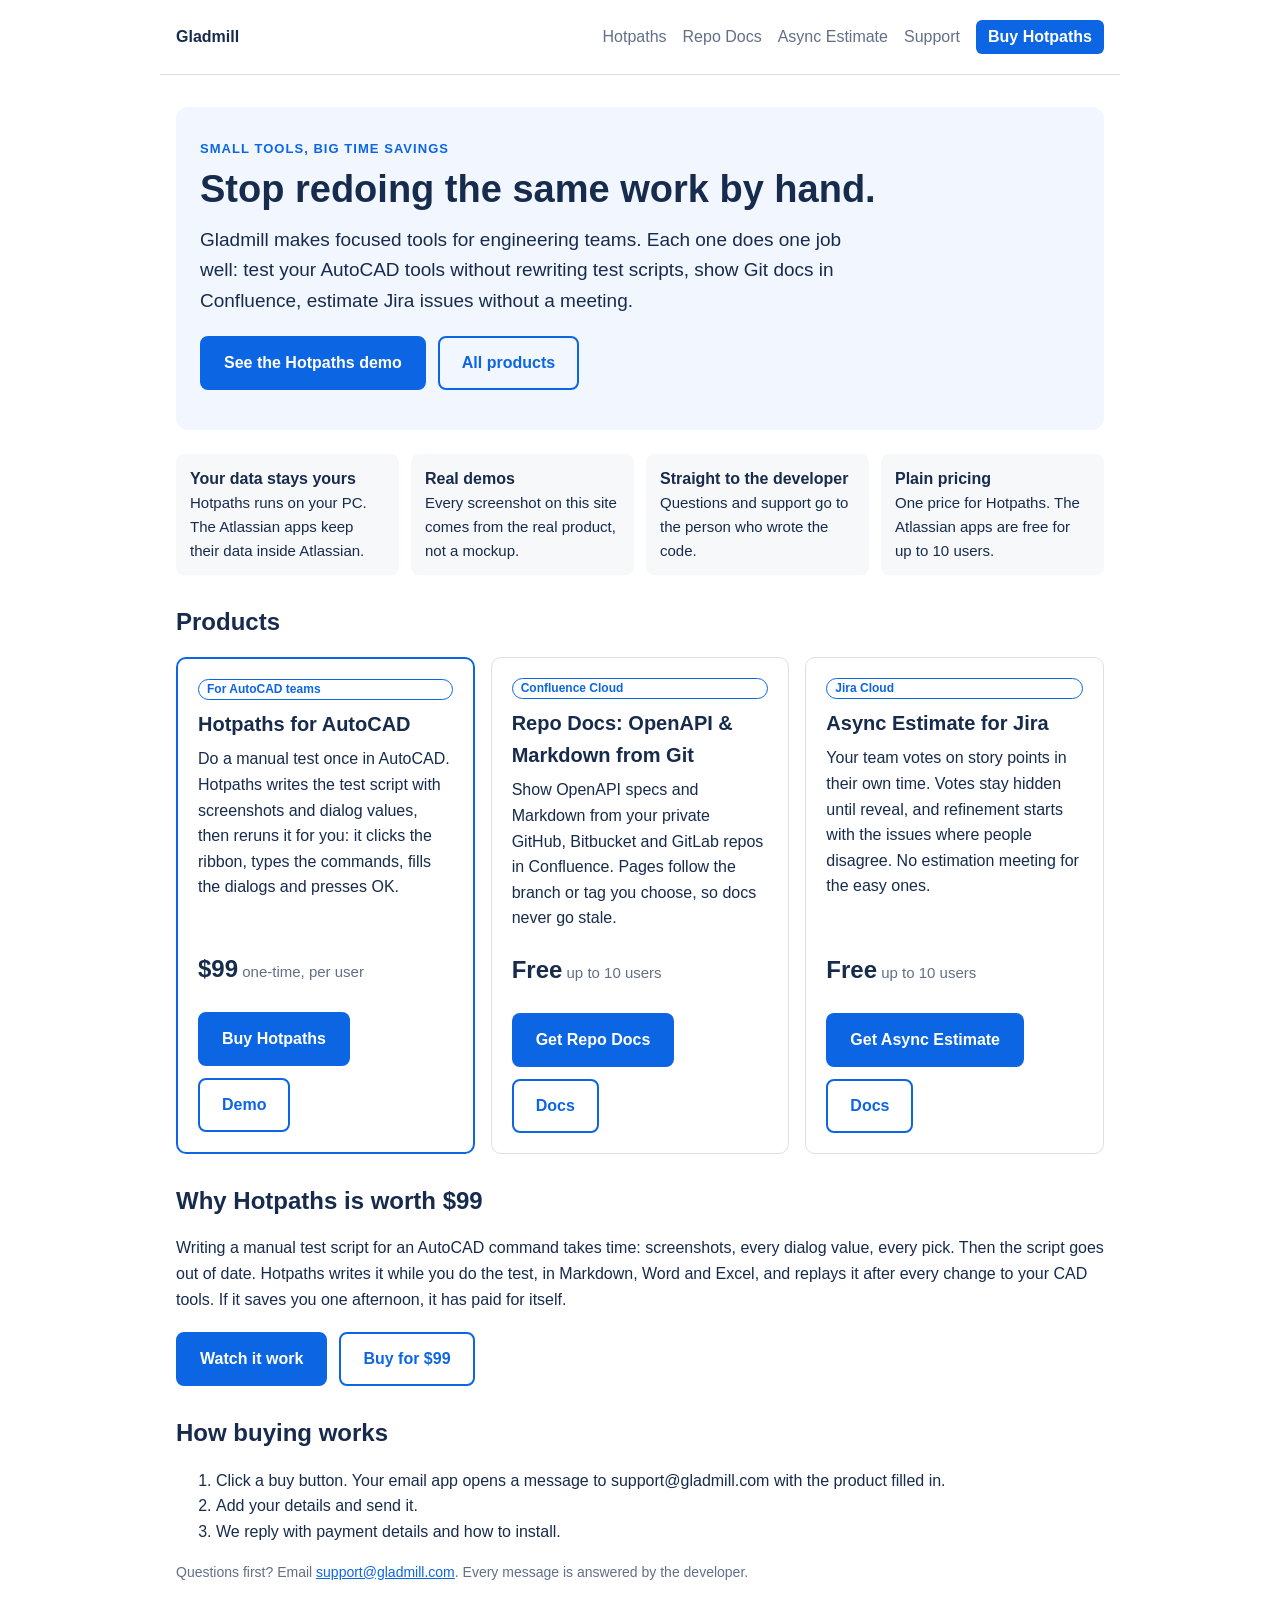
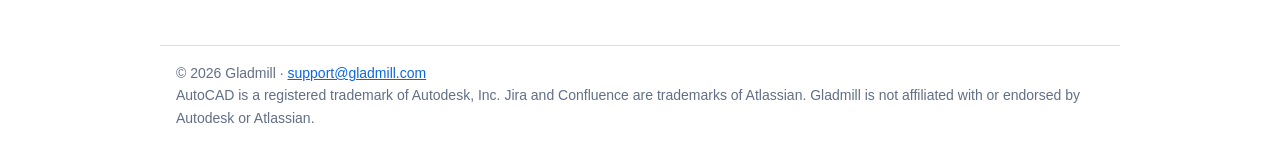
<file: index.html>
<!doctype html>
<html lang="en"><head><meta charset="utf-8"><meta name="viewport" content="width=device-width, initial-scale=1"><title>Gladmill: tools that take the busywork out of engineering</title>
<meta name="description" content="Hotpaths records a manual AutoCAD test once and turns it into a test script and a one-click rerun. Plus focused apps for Jira and Confluence Cloud.">
<link rel="stylesheet" href="style.css"></head><body>
<header><a href="index.html">Gladmill</a><nav><a href="hotpaths/index.html">Hotpaths</a><a href="repo-docs/index.html">Repo Docs</a><a href="async-estimate/index.html">Async Estimate</a><a href="support.html">Support</a><a class="nav-buy" href="hotpaths/index.html#buy">Buy Hotpaths</a></nav></header>
<main>

<section class="hero">
<p class="eyebrow">Small tools, big time savings</p>
<h1>Stop redoing the same work by hand.</h1>
<p class="lead">Gladmill makes focused tools for engineering teams. Each one does one job well: test your AutoCAD tools without rewriting test scripts, show Git docs in Confluence, estimate Jira issues without a meeting.</p>
<div class="btns"><a class="btn" href="hotpaths/index.html">See the Hotpaths demo</a><a class="btn ghost" href="#products">All products</a></div>
</section>

<ul class="facts">
<li><strong>Your data stays yours</strong>Hotpaths runs on your PC. The Atlassian apps keep their data inside Atlassian.</li>
<li><strong>Real demos</strong>Every screenshot on this site comes from the real product, not a mockup.</li>
<li><strong>Straight to the developer</strong>Questions and support go to the person who wrote the code.</li>
<li><strong>Plain pricing</strong>One price for Hotpaths. The Atlassian apps are free for up to 10 users.</li>
</ul>

<h2 id="products">Products</h2>
<div class="grid">

<div class="product featured">
<span class="tag">For AutoCAD teams</span>
<h3>Hotpaths for AutoCAD</h3>
<p>Do a manual test once in AutoCAD. Hotpaths writes the test script with screenshots and dialog values, then reruns it for you: it clicks the ribbon, types the commands, fills the dialogs and presses OK.</p>
<p class="price"><strong>$99</strong> one-time, per user</p>
<div class="btns"><a class="btn" href="mailto:support@gladmill.com?subject=Buy%3A%20Hotpaths%20for%20AutoCAD&amp;body=Hi%20Gladmill%2C%0A%0AI%27d%20like%20to%20buy%20Hotpaths%20for%20AutoCAD%20%28%2499%20one-time%2C%20per%20user%29.%0A%0AName%3A%0ACompany%3A%0ANumber%20of%20users%3A%0AAutoCAD%20product%20and%20version%3A%0A%0AQuestions%3A%0A">Buy Hotpaths</a><a class="btn ghost" href="hotpaths/index.html">Demo</a></div>
</div>

<div class="product">
<span class="tag">Confluence Cloud</span>
<h3>Repo Docs: OpenAPI &amp; Markdown from Git</h3>
<p>Show OpenAPI specs and Markdown from your private GitHub, Bitbucket and GitLab repos in Confluence. Pages follow the branch or tag you choose, so docs never go stale.</p>
<p class="price"><strong>Free</strong> up to 10 users</p>
<div class="btns"><a class="btn" href="mailto:support@gladmill.com?subject=Buy%3A%20Repo%20Docs%3A%20OpenAPI%20%26%20Markdown%20from%20Git%20%28Confluence%20Cloud%29&amp;body=Hi%20Gladmill%2C%0A%0AI%27d%20like%20to%20buy%20Repo%20Docs%3A%20OpenAPI%20%26%20Markdown%20from%20Git%20%28Confluence%20Cloud%29%20%28free%20up%20to%2010%20users%29.%0A%0AName%3A%0ACompany%3A%0ANumber%20of%20users%3A%0AAtlassian%20site%20%28yoursite.atlassian.net%29%3A%0A%0AQuestions%3A%0A">Get Repo Docs</a><a class="btn ghost" href="repo-docs/index.html">Docs</a></div>
</div>

<div class="product">
<span class="tag">Jira Cloud</span>
<h3>Async Estimate for Jira</h3>
<p>Your team votes on story points in their own time. Votes stay hidden until reveal, and refinement starts with the issues where people disagree. No estimation meeting for the easy ones.</p>
<p class="price"><strong>Free</strong> up to 10 users</p>
<div class="btns"><a class="btn" href="mailto:support@gladmill.com?subject=Buy%3A%20Async%20Estimate%20for%20Jira%20%28Jira%20Cloud%29&amp;body=Hi%20Gladmill%2C%0A%0AI%27d%20like%20to%20buy%20Async%20Estimate%20for%20Jira%20%28Jira%20Cloud%29%20%28free%20up%20to%2010%20users%29.%0A%0AName%3A%0ACompany%3A%0ANumber%20of%20users%3A%0AAtlassian%20site%20%28yoursite.atlassian.net%29%3A%0A%0AQuestions%3A%0A">Get Async Estimate</a><a class="btn ghost" href="async-estimate/index.html">Docs</a></div>
</div>

</div>

<h2>Why Hotpaths is worth $99</h2>
<p>Writing a manual test script for an AutoCAD command takes time: screenshots, every dialog value, every pick. Then the script goes out of date. Hotpaths writes it while you do the test, in Markdown, Word and Excel, and replays it after every change to your CAD tools. If it saves you one afternoon, it has paid for itself.</p>
<div class="btns"><a class="btn" href="hotpaths/index.html">Watch it work</a><a class="btn ghost" href="mailto:support@gladmill.com?subject=Buy%3A%20Hotpaths%20for%20AutoCAD&amp;body=Hi%20Gladmill%2C%0A%0AI%27d%20like%20to%20buy%20Hotpaths%20for%20AutoCAD%20%28%2499%20one-time%2C%20per%20user%29.%0A%0AName%3A%0ACompany%3A%0ANumber%20of%20users%3A%0AAutoCAD%20product%20and%20version%3A%0A%0AQuestions%3A%0A">Buy for $99</a></div>

<h2>How buying works</h2>
<ol>
<li>Click a buy button. Your email app opens a message to support@gladmill.com with the product filled in.</li>
<li>Add your details and send it.</li>
<li>We reply with payment details and how to install.</li>
</ol>
<p class="muted small">Questions first? Email <a href="mailto:support@gladmill.com">support@gladmill.com</a>. Every message is answered by the developer.</p>

</main>
<footer>© 2026 Gladmill · <a href="mailto:support@gladmill.com">support@gladmill.com</a><br>AutoCAD is a registered trademark of Autodesk, Inc. Jira and Confluence are trademarks of Atlassian. Gladmill is not affiliated with or endorsed by Autodesk or Atlassian.</footer>
</body></html>
</file>
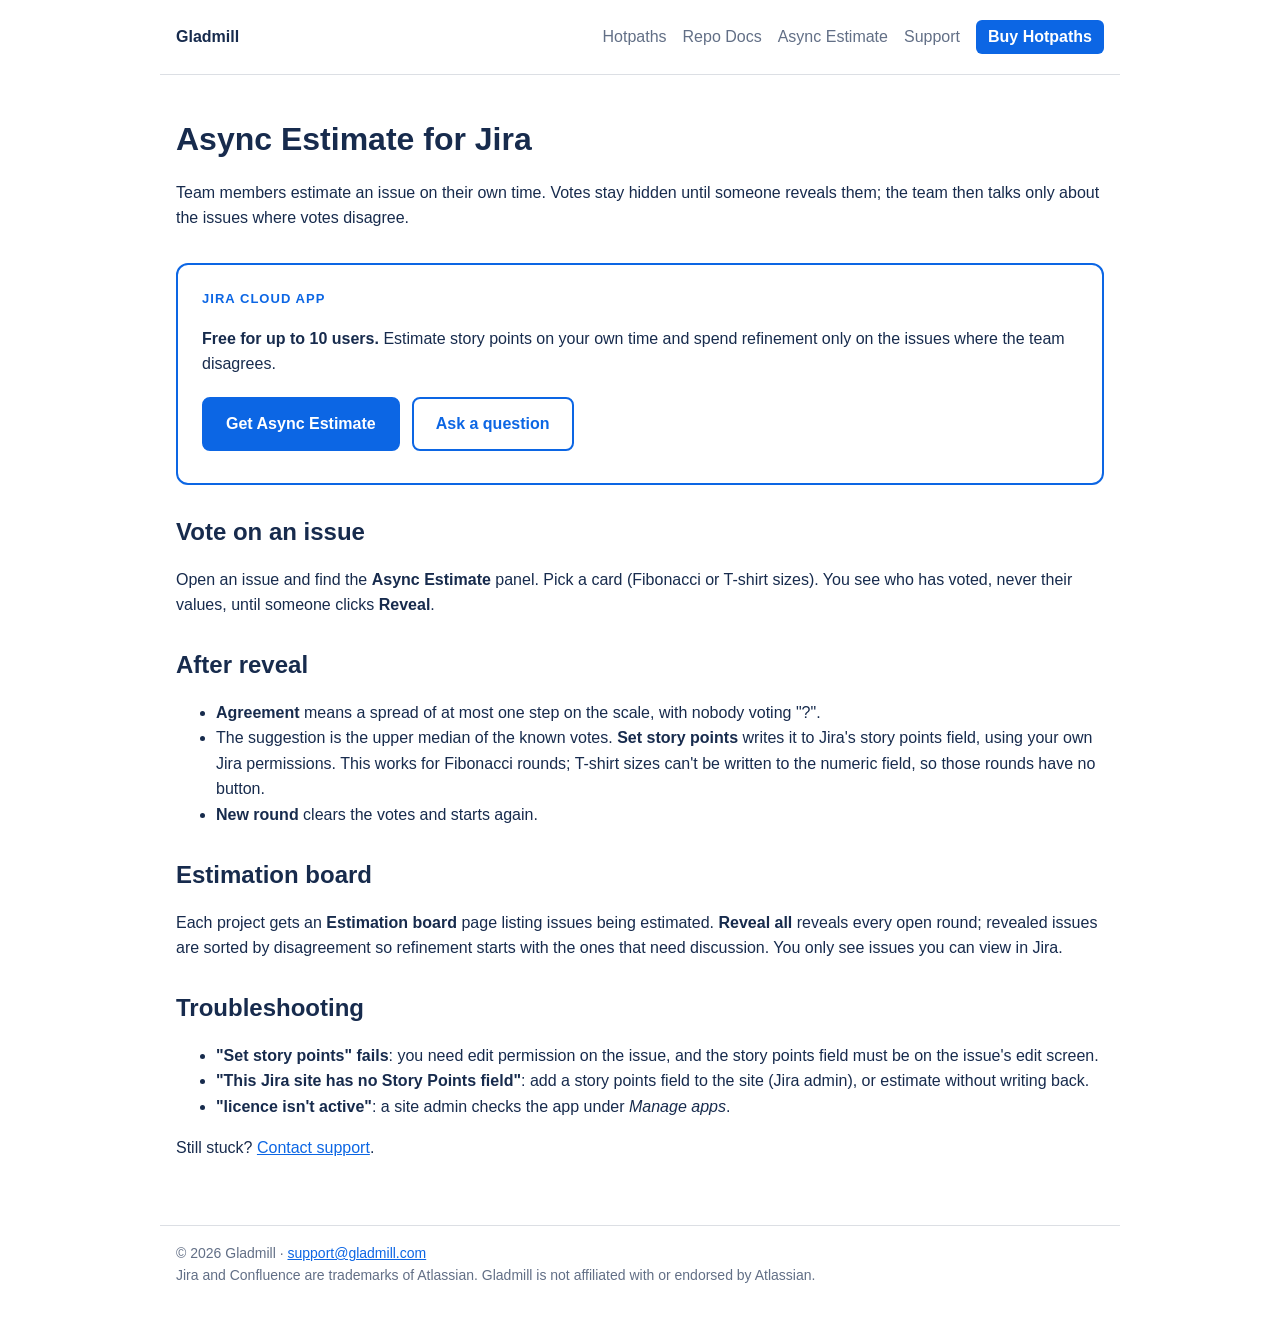
<file: async-estimate/index.html>
<!doctype html>
<html lang="en"><head><meta charset="utf-8"><meta name="viewport" content="width=device-width, initial-scale=1"><title>Async Estimate for Jira · Docs</title><link rel="stylesheet" href="../style.css"></head><body>
<header><a href="../index.html">Gladmill</a><nav><a href="../hotpaths/index.html">Hotpaths</a><a href="../repo-docs/index.html">Repo Docs</a><a href="../async-estimate/index.html">Async Estimate</a><a href="../support.html">Support</a><a class="nav-buy" href="../hotpaths/index.html#buy">Buy Hotpaths</a></nav></header>
<main>
<h1>Async Estimate for Jira</h1>
<p>Team members estimate an issue on their own time. Votes stay hidden until someone reveals them; the team then talks only about the issues where votes disagree.</p>
<div class="buybox"><p class="eyebrow">Jira Cloud app</p><p><strong>Free for up to 10 users.</strong> Estimate story points on your own time and spend refinement only on the issues where the team disagrees.</p><div class="btns"><a class="btn" href="mailto:support@gladmill.com?subject=Buy%3A%20Async%20Estimate%20for%20Jira%20%28Jira%20Cloud%29&amp;body=Hi%20Gladmill%2C%0A%0AI%27d%20like%20to%20buy%20Async%20Estimate%20for%20Jira%20%28Jira%20Cloud%29%20%28free%20up%20to%2010%20users%29.%0A%0AName%3A%0ACompany%3A%0ANumber%20of%20users%3A%0AAtlassian%20site%20%28yoursite.atlassian.net%29%3A%0A%0AQuestions%3A%0A">Get Async Estimate</a><a class="btn ghost" href="mailto:support@gladmill.com?subject=Async%20Estimate%20question">Ask a question</a></div></div>
<h2>Vote on an issue</h2>
<p>Open an issue and find the <strong>Async Estimate</strong> panel. Pick a card (Fibonacci or T-shirt sizes). You see who has voted, never their values, until someone clicks <strong>Reveal</strong>.</p>
<h2>After reveal</h2>
<ul>
<li><strong>Agreement</strong> means a spread of at most one step on the scale, with nobody voting "?".</li>
<li>The suggestion is the upper median of the known votes. <strong>Set story points</strong> writes it to Jira's story points field, using your own Jira permissions. This works for Fibonacci rounds; T-shirt sizes can't be written to the numeric field, so those rounds have no button.</li>
<li><strong>New round</strong> clears the votes and starts again.</li>
</ul>
<h2>Estimation board</h2>
<p>Each project gets an <strong>Estimation board</strong> page listing issues being estimated. <strong>Reveal all</strong> reveals every open round; revealed issues are sorted by disagreement so refinement starts with the ones that need discussion. You only see issues you can view in Jira.</p>
<h2>Troubleshooting</h2>
<ul>
<li><strong>"Set story points" fails</strong>: you need edit permission on the issue, and the story points field must be on the issue's edit screen.</li>
<li><strong>"This Jira site has no Story Points field"</strong>: add a story points field to the site (Jira admin), or estimate without writing back.</li>
<li><strong>"licence isn't active"</strong>: a site admin checks the app under <em>Manage apps</em>.</li>
</ul>
<p>Still stuck? <a href="../support.html">Contact support</a>.</p>
</main>
<footer>© 2026 Gladmill · <a href="mailto:support@gladmill.com">support@gladmill.com</a><br>Jira and Confluence are trademarks of Atlassian. Gladmill is not affiliated with or endorsed by Atlassian.</footer>
</body></html>
</file>
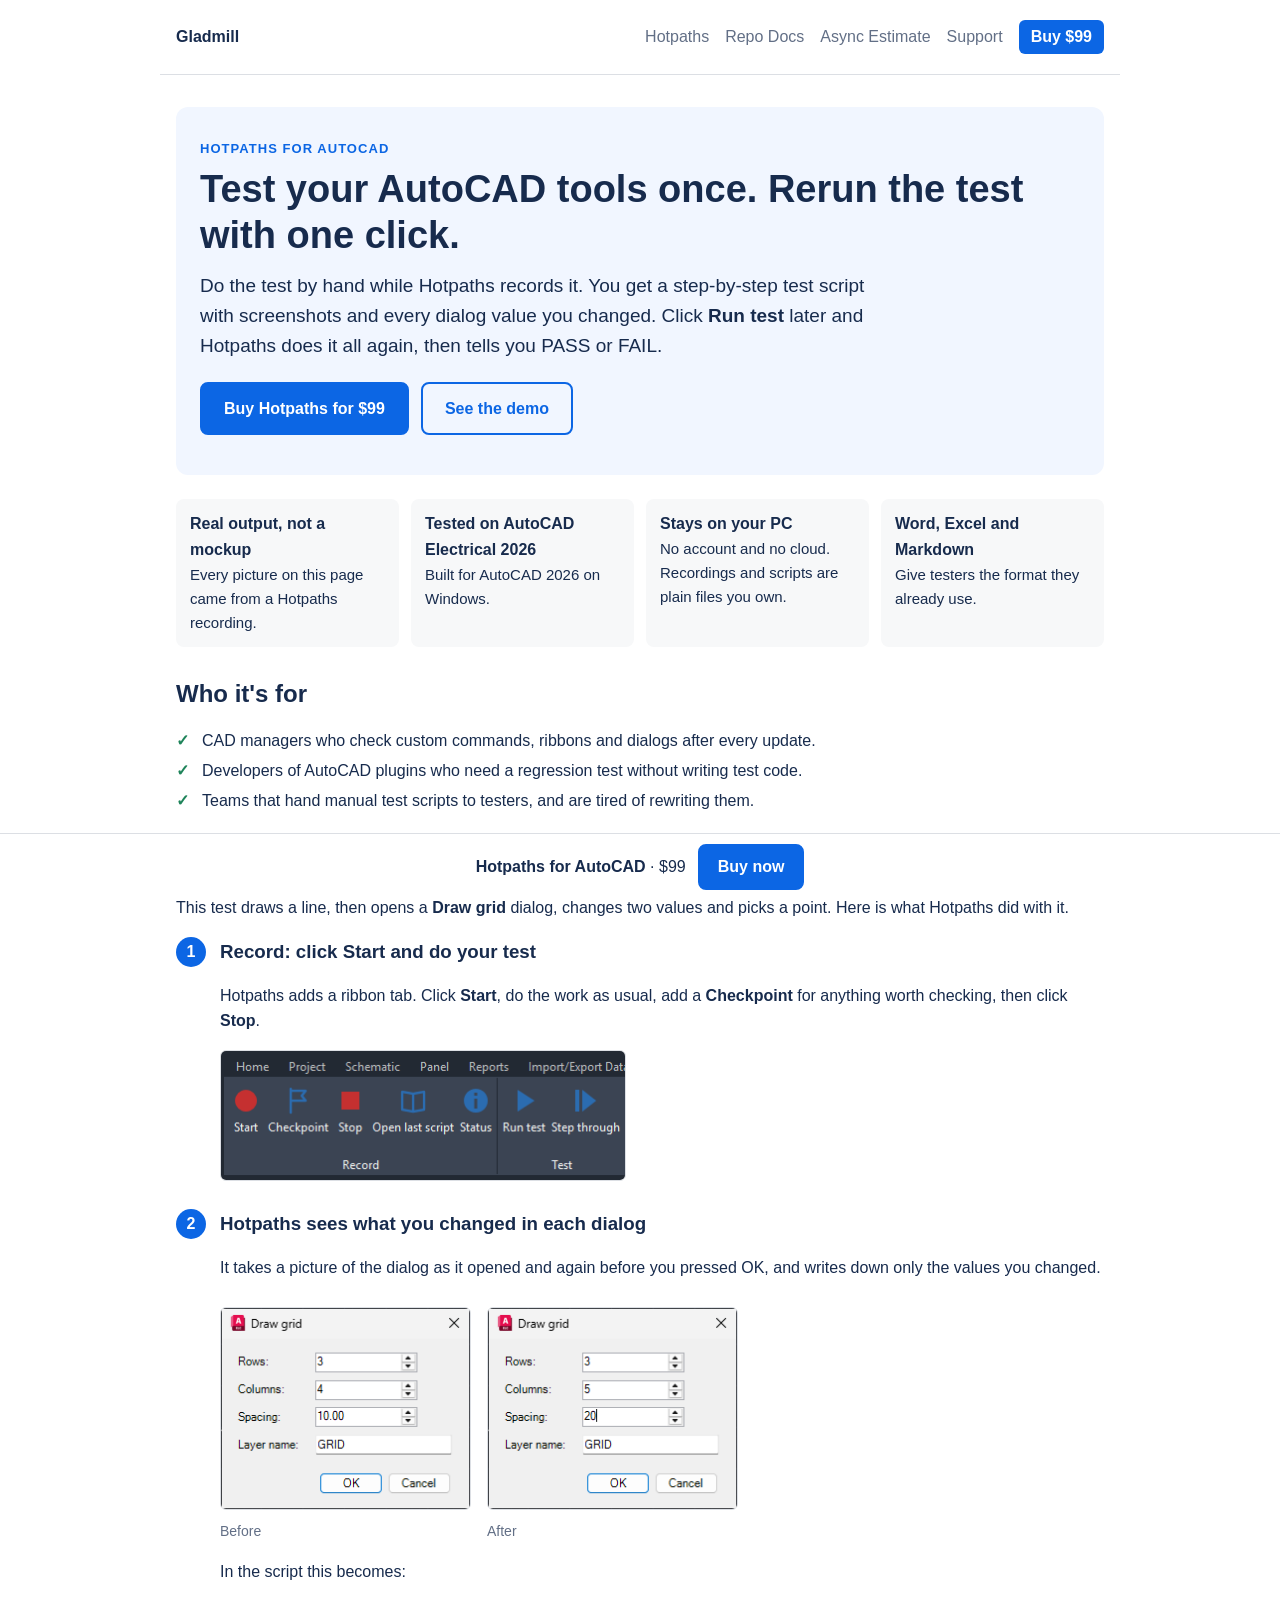
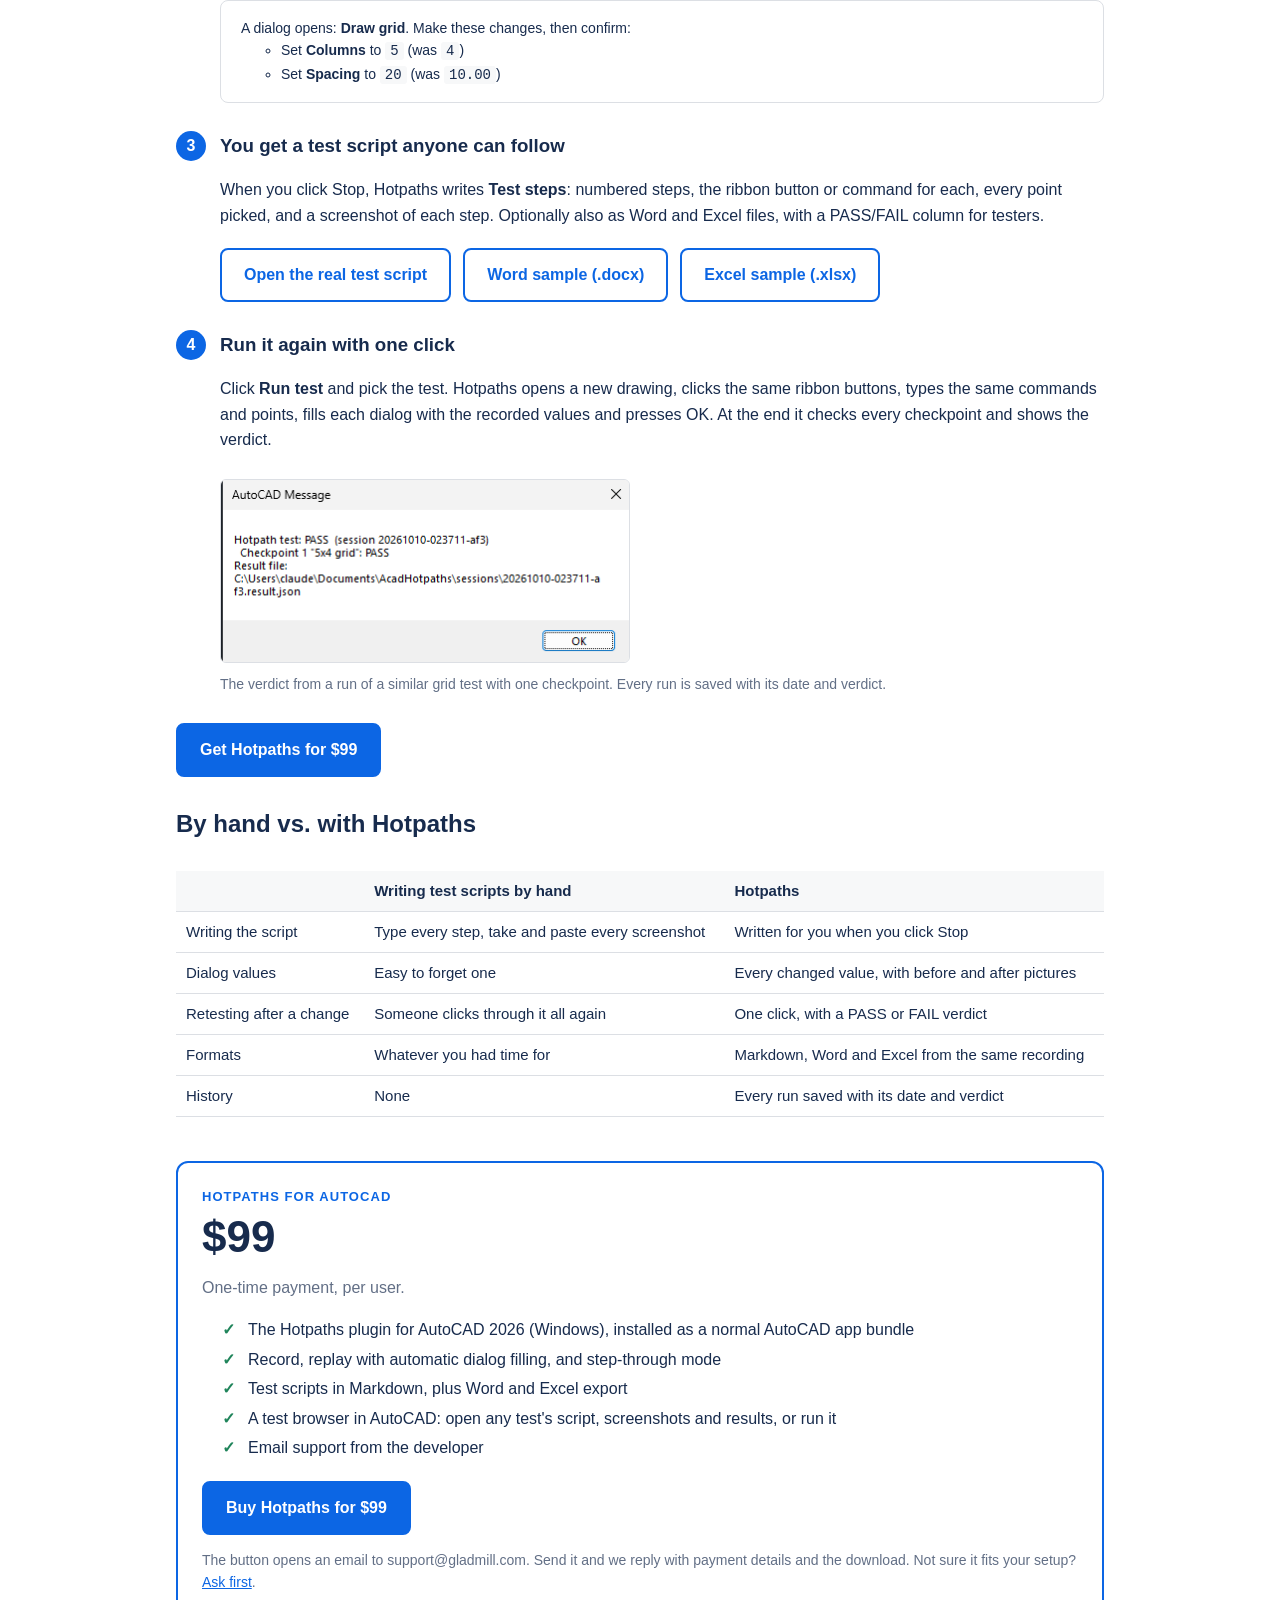
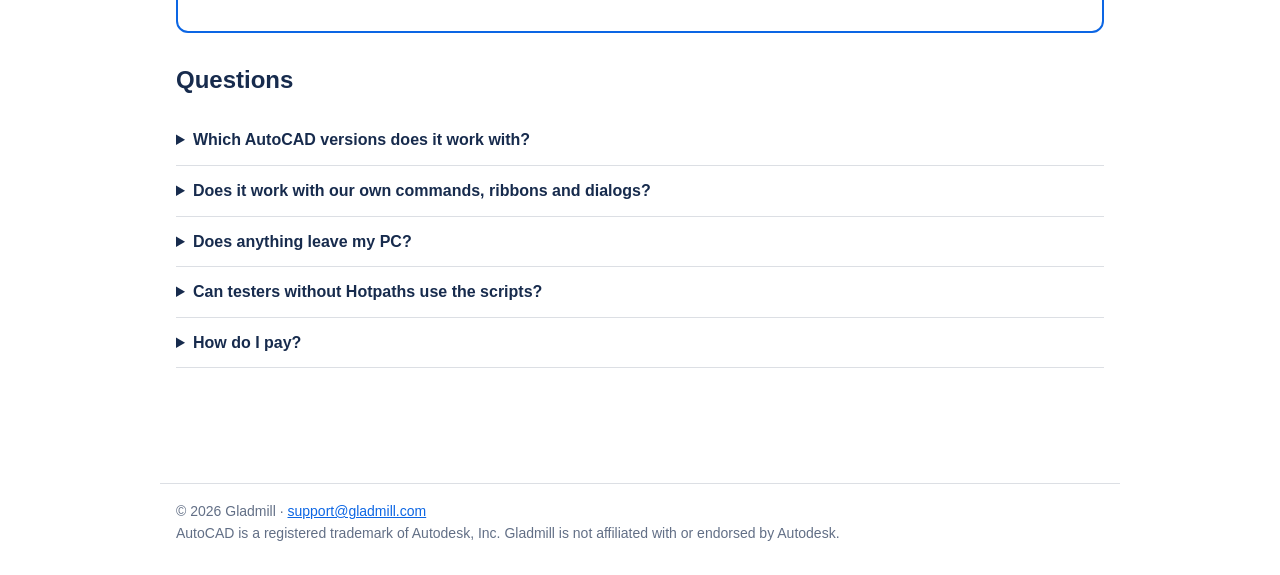
<file: hotpaths/index.html>
<!doctype html>
<html lang="en"><head><meta charset="utf-8"><meta name="viewport" content="width=device-width, initial-scale=1"><title>Hotpaths for AutoCAD · Gladmill</title>
<meta name="description" content="Record a manual AutoCAD test once. Hotpaths writes the test script with screenshots and dialog values, and replays it with one click. $99.">
<link rel="stylesheet" href="../style.css"></head><body>
<header><a href="../index.html">Gladmill</a><nav><a href="../hotpaths/index.html">Hotpaths</a><a href="../repo-docs/index.html">Repo Docs</a><a href="../async-estimate/index.html">Async Estimate</a><a href="../support.html">Support</a><a class="nav-buy" href="#buy">Buy $99</a></nav></header>
<main>

<section class="hero">
<p class="eyebrow">Hotpaths for AutoCAD</p>
<h1>Test your AutoCAD tools once. Rerun the test with one click.</h1>
<p class="lead">Do the test by hand while Hotpaths records it. You get a step-by-step test script with screenshots and every dialog value you changed. Click <strong>Run test</strong> later and Hotpaths does it all again, then tells you PASS or FAIL.</p>
<div class="btns"><a class="btn" href="#buy">Buy Hotpaths for $99</a><a class="btn ghost" href="#demo">See the demo</a></div>
</section>

<ul class="facts">
<li><strong>Real output, not a mockup</strong>Every picture on this page came from a Hotpaths recording.</li>
<li><strong>Tested on AutoCAD Electrical 2026</strong>Built for AutoCAD 2026 on Windows.</li>
<li><strong>Stays on your PC</strong>No account and no cloud. Recordings and scripts are plain files you own.</li>
<li><strong>Word, Excel and Markdown</strong>Give testers the format they already use.</li>
</ul>

<h2>Who it's for</h2>
<ul class="check">
<li>CAD managers who check custom commands, ribbons and dialogs after every update.</li>
<li>Developers of AutoCAD plugins who need a regression test without writing test code.</li>
<li>Teams that hand manual test scripts to testers, and are tired of rewriting them.</li>
</ul>

<h2 id="demo">Demo: a real test, start to finish</h2>
<p>This test draws a line, then opens a <strong>Draw grid</strong> dialog, changes two values and picks a point. Here is what Hotpaths did with it.</p>

<ol class="steps">
<li>
<h3>Record: click Start and do your test</h3>
<p>Hotpaths adds a ribbon tab. Click <strong>Start</strong>, do the work as usual, add a <strong>Checkpoint</strong> for anything worth checking, then click <strong>Stop</strong>.</p>
<img class="shot" src="img/ribbon.png" width="406" height="130" alt="The Hotpaths ribbon tab in AutoCAD: Start, Checkpoint, Stop, Run test, Step through">
</li>
<li>
<h3>Hotpaths sees what you changed in each dialog</h3>
<p>It takes a picture of the dialog as it opened and again before you pressed OK, and writes down only the values you changed.</p>
<div class="pair">
<figure><img class="shot" src="img/dialog-before.png" width="251" height="203" alt="Draw grid dialog as it opened: Rows 3, Columns 4, Spacing 10.00"><figcaption>Before</figcaption></figure>
<figure><img class="shot" src="img/dialog-after.png" width="251" height="203" alt="Draw grid dialog with Columns 5 and Spacing 20"><figcaption>After</figcaption></figure>
</div>
<p>In the script this becomes:</p>
<div class="card small">A dialog opens: <strong>Draw grid</strong>. Make these changes, then confirm:<ul><li>Set <strong>Columns</strong> to <code>5</code> (was <code>4</code>)</li><li>Set <strong>Spacing</strong> to <code>20</code> (was <code>10.00</code>)</li></ul></div>
</li>
<li>
<h3>You get a test script anyone can follow</h3>
<p>When you click Stop, Hotpaths writes <strong>Test steps</strong>: numbered steps, the ribbon button or command for each, every point picked, and a screenshot of each step. Optionally also as Word and Excel files, with a PASS/FAIL column for testers.</p>
<div class="btns"><a class="btn ghost" href="sample/index.html">Open the real test script</a><a class="btn ghost" href="sample/Test%20steps.docx">Word sample (.docx)</a><a class="btn ghost" href="sample/Test%20steps.xlsx">Excel sample (.xlsx)</a></div>
</li>
<li>
<h3>Run it again with one click</h3>
<p>Click <strong>Run test</strong> and pick the test. Hotpaths opens a new drawing, clicks the same ribbon buttons, types the same commands and points, fills each dialog with the recorded values and presses OK. At the end it checks every checkpoint and shows the verdict.</p>
<div class="pair">
<figure><img class="shot" src="img/pass.png" width="410" height="183" alt="AutoCAD message: Hotpath test: PASS, Checkpoint 1 5x4 grid: PASS"><figcaption>The verdict from a run of a similar grid test with one checkpoint. Every run is saved with its date and verdict.</figcaption></figure>
</div>
</li>
</ol>

<div class="btns"><a class="btn" href="#buy">Get Hotpaths for $99</a></div>

<h2>By hand vs. with Hotpaths</h2>
<div class="table-scroll"><table class="compare">
<tr><th></th><th>Writing test scripts by hand</th><th>Hotpaths</th></tr>
<tr><td>Writing the script</td><td>Type every step, take and paste every screenshot</td><td>Written for you when you click Stop</td></tr>
<tr><td>Dialog values</td><td>Easy to forget one</td><td>Every changed value, with before and after pictures</td></tr>
<tr><td>Retesting after a change</td><td>Someone clicks through it all again</td><td>One click, with a PASS or FAIL verdict</td></tr>
<tr><td>Formats</td><td>Whatever you had time for</td><td>Markdown, Word and Excel from the same recording</td></tr>
<tr><td>History</td><td>None</td><td>Every run saved with its date and verdict</td></tr>
</table></div>

<section class="buybox" id="buy">
<p class="eyebrow">Hotpaths for AutoCAD</p>
<div class="amount">$99</div>
<p class="muted">One-time payment, per user.</p>
<ul class="check">
<li>The Hotpaths plugin for AutoCAD 2026 (Windows), installed as a normal AutoCAD app bundle</li>
<li>Record, replay with automatic dialog filling, and step-through mode</li>
<li>Test scripts in Markdown, plus Word and Excel export</li>
<li>A test browser in AutoCAD: open any test's script, screenshots and results, or run it</li>
<li>Email support from the developer</li>
</ul>
<div class="btns"><a class="btn" href="mailto:support@gladmill.com?subject=Buy%3A%20Hotpaths%20for%20AutoCAD&amp;body=Hi%20Gladmill%2C%0A%0AI%27d%20like%20to%20buy%20Hotpaths%20for%20AutoCAD%20%28%2499%20one-time%2C%20per%20user%29.%0A%0AName%3A%0ACompany%3A%0ANumber%20of%20users%3A%0AAutoCAD%20product%20and%20version%3A%0A%0AQuestions%3A%0A">Buy Hotpaths for $99</a></div>
<p class="small muted">The button opens an email to support@gladmill.com. Send it and we reply with payment details and the download. Not sure it fits your setup? <a href="mailto:support@gladmill.com?subject=Hotpaths%20question">Ask first</a>.</p>
</section>

<h2>Questions</h2>
<details><summary>Which AutoCAD versions does it work with?</summary><p>AutoCAD 2026 on Windows. It is tested on AutoCAD Electrical 2026. Other AutoCAD 2026 products load the same plugin; if you use one, tell us before you buy and we'll confirm.</p></details>
<details><summary>Does it work with our own commands, ribbons and dialogs?</summary><p>Yes, that's what it is for. It records ribbon clicks, typed commands, prompts and points from any command. Reading and filling dialog values is tested on standard Windows and WinForms dialogs; WPF dialogs are read through UI Automation. If a dialog can't be filled, the replay waits and tells you which values to enter.</p></details>
<details><summary>Does anything leave my PC?</summary><p>No. Hotpaths needs no account or internet connection. Recordings, screenshots, scripts and results are files in your Documents folder.</p></details>
<details><summary>Can testers without Hotpaths use the scripts?</summary><p>Yes. The test script is a normal Markdown, Word or Excel file with the screenshots. Anyone can follow it by hand.</p></details>
<details><summary>How do I pay?</summary><p>Click the buy button and send the email. We reply with payment details and the download link.</p></details>

</main>
<div class="stickybuy"><span><strong>Hotpaths for AutoCAD</strong> · $99</span><a class="btn" href="mailto:support@gladmill.com?subject=Buy%3A%20Hotpaths%20for%20AutoCAD&amp;body=Hi%20Gladmill%2C%0A%0AI%27d%20like%20to%20buy%20Hotpaths%20for%20AutoCAD%20%28%2499%20one-time%2C%20per%20user%29.%0A%0AName%3A%0ACompany%3A%0ANumber%20of%20users%3A%0AAutoCAD%20product%20and%20version%3A%0A%0AQuestions%3A%0A">Buy now</a></div>
<footer>© 2026 Gladmill · <a href="mailto:support@gladmill.com">support@gladmill.com</a><br>AutoCAD is a registered trademark of Autodesk, Inc. Gladmill is not affiliated with or endorsed by Autodesk.</footer>
</body></html>
</file>
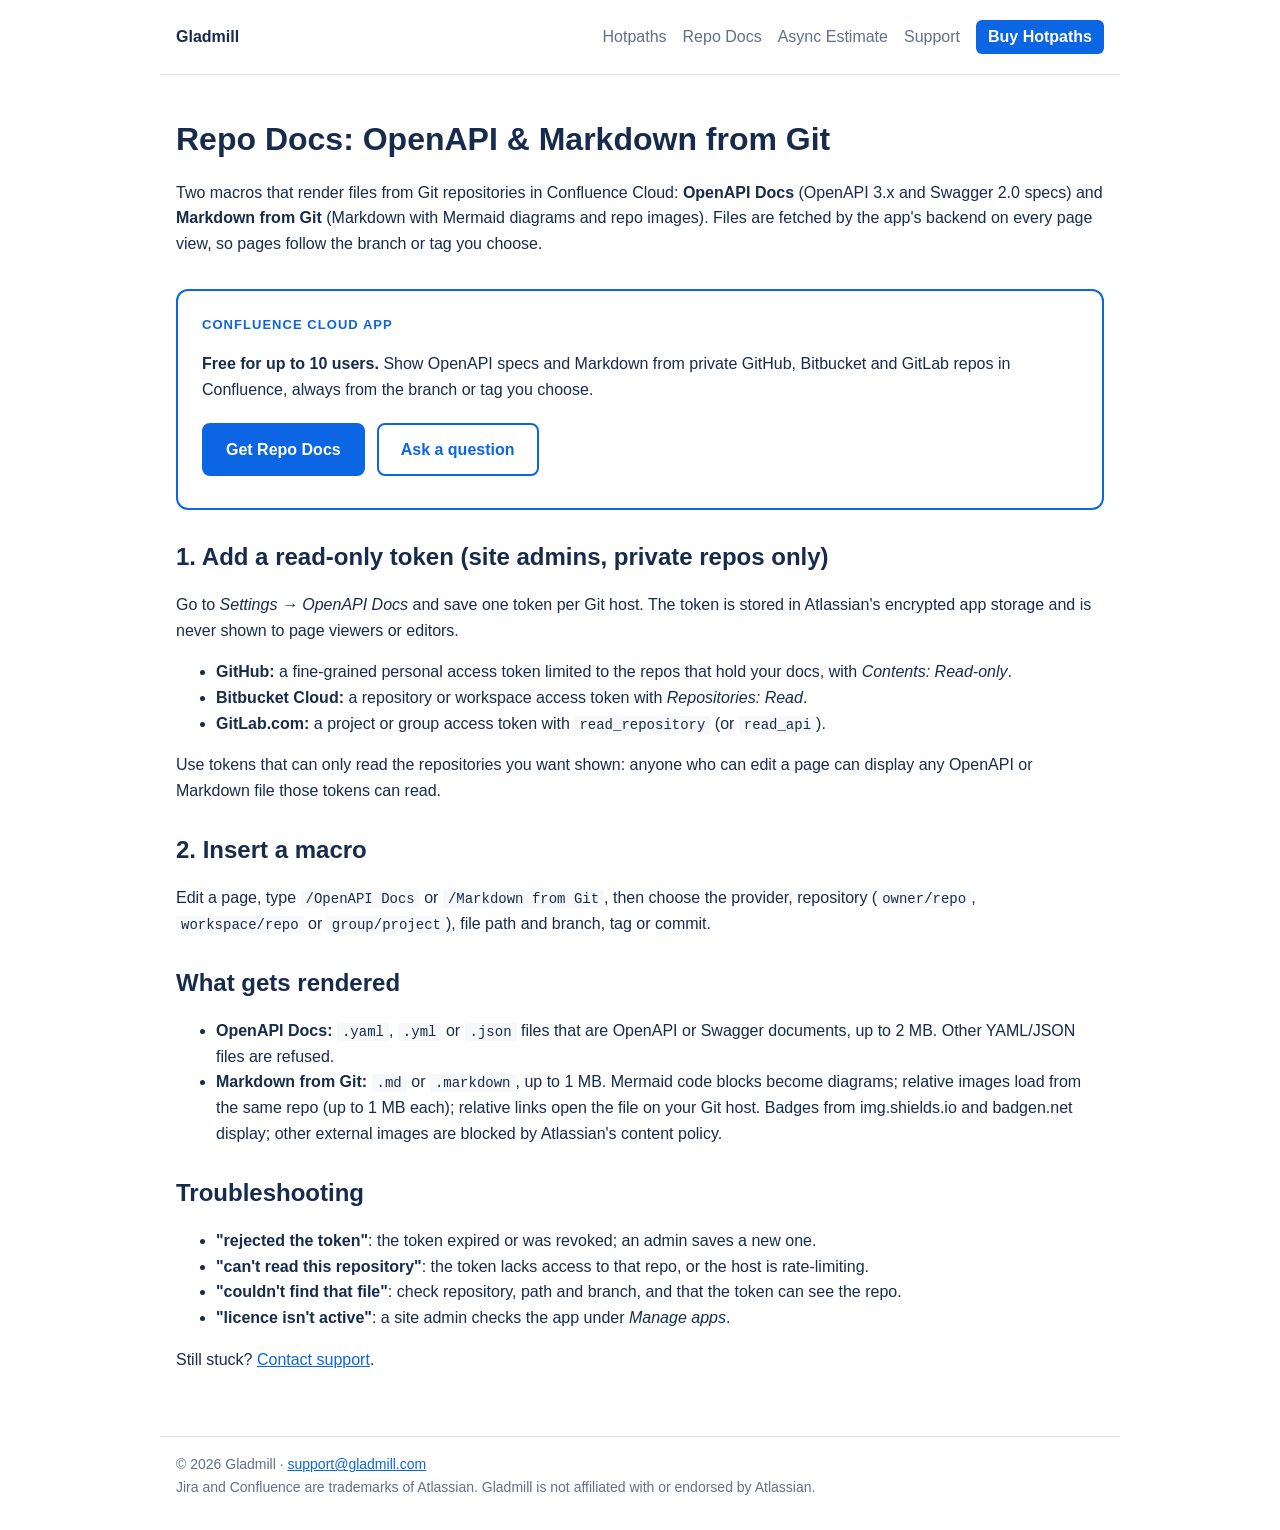
<file: repo-docs/index.html>
<!doctype html>
<html lang="en"><head><meta charset="utf-8"><meta name="viewport" content="width=device-width, initial-scale=1"><title>Repo Docs: OpenAPI &amp; Markdown from Git · Docs</title><link rel="stylesheet" href="../style.css"></head><body>
<header><a href="../index.html">Gladmill</a><nav><a href="../hotpaths/index.html">Hotpaths</a><a href="../repo-docs/index.html">Repo Docs</a><a href="../async-estimate/index.html">Async Estimate</a><a href="../support.html">Support</a><a class="nav-buy" href="../hotpaths/index.html#buy">Buy Hotpaths</a></nav></header>
<main>
<h1>Repo Docs: OpenAPI &amp; Markdown from Git</h1>
<p>Two macros that render files from Git repositories in Confluence Cloud: <strong>OpenAPI Docs</strong> (OpenAPI 3.x and Swagger 2.0 specs) and <strong>Markdown from Git</strong> (Markdown with Mermaid diagrams and repo images). Files are fetched by the app's backend on every page view, so pages follow the branch or tag you choose.</p>
<div class="buybox"><p class="eyebrow">Confluence Cloud app</p><p><strong>Free for up to 10 users.</strong> Show OpenAPI specs and Markdown from private GitHub, Bitbucket and GitLab repos in Confluence, always from the branch or tag you choose.</p><div class="btns"><a class="btn" href="mailto:support@gladmill.com?subject=Buy%3A%20Repo%20Docs%3A%20OpenAPI%20%26%20Markdown%20from%20Git%20%28Confluence%20Cloud%29&amp;body=Hi%20Gladmill%2C%0A%0AI%27d%20like%20to%20buy%20Repo%20Docs%3A%20OpenAPI%20%26%20Markdown%20from%20Git%20%28Confluence%20Cloud%29%20%28free%20up%20to%2010%20users%29.%0A%0AName%3A%0ACompany%3A%0ANumber%20of%20users%3A%0AAtlassian%20site%20%28yoursite.atlassian.net%29%3A%0A%0AQuestions%3A%0A">Get Repo Docs</a><a class="btn ghost" href="mailto:support@gladmill.com?subject=Repo%20Docs%20question">Ask a question</a></div></div>
<h2>1. Add a read-only token (site admins, private repos only)</h2>
<p>Go to <em>Settings → OpenAPI Docs</em> and save one token per Git host. The token is stored in Atlassian's encrypted app storage and is never shown to page viewers or editors.</p>
<ul>
<li><strong>GitHub:</strong> a fine-grained personal access token limited to the repos that hold your docs, with <em>Contents: Read-only</em>.</li>
<li><strong>Bitbucket Cloud:</strong> a repository or workspace access token with <em>Repositories: Read</em>.</li>
<li><strong>GitLab.com:</strong> a project or group access token with <code>read_repository</code> (or <code>read_api</code>).</li>
</ul>
<p>Use tokens that can only read the repositories you want shown: anyone who can edit a page can display any OpenAPI or Markdown file those tokens can read.</p>
<h2>2. Insert a macro</h2>
<p>Edit a page, type <code>/OpenAPI Docs</code> or <code>/Markdown from Git</code>, then choose the provider, repository (<code>owner/repo</code>, <code>workspace/repo</code> or <code>group/project</code>), file path and branch, tag or commit.</p>
<h2>What gets rendered</h2>
<ul>
<li><strong>OpenAPI Docs:</strong> <code>.yaml</code>, <code>.yml</code> or <code>.json</code> files that are OpenAPI or Swagger documents, up to 2 MB. Other YAML/JSON files are refused.</li>
<li><strong>Markdown from Git:</strong> <code>.md</code> or <code>.markdown</code>, up to 1 MB. Mermaid code blocks become diagrams; relative images load from the same repo (up to 1 MB each); relative links open the file on your Git host. Badges from img.shields.io and badgen.net display; other external images are blocked by Atlassian's content policy.</li>
</ul>
<h2>Troubleshooting</h2>
<ul>
<li><strong>"rejected the token"</strong>: the token expired or was revoked; an admin saves a new one.</li>
<li><strong>"can't read this repository"</strong>: the token lacks access to that repo, or the host is rate-limiting.</li>
<li><strong>"couldn't find that file"</strong>: check repository, path and branch, and that the token can see the repo.</li>
<li><strong>"licence isn't active"</strong>: a site admin checks the app under <em>Manage apps</em>.</li>
</ul>
<p>Still stuck? <a href="../support.html">Contact support</a>.</p>
</main>
<footer>© 2026 Gladmill · <a href="mailto:support@gladmill.com">support@gladmill.com</a><br>Jira and Confluence are trademarks of Atlassian. Gladmill is not affiliated with or endorsed by Atlassian.</footer>
</body></html>
</file>
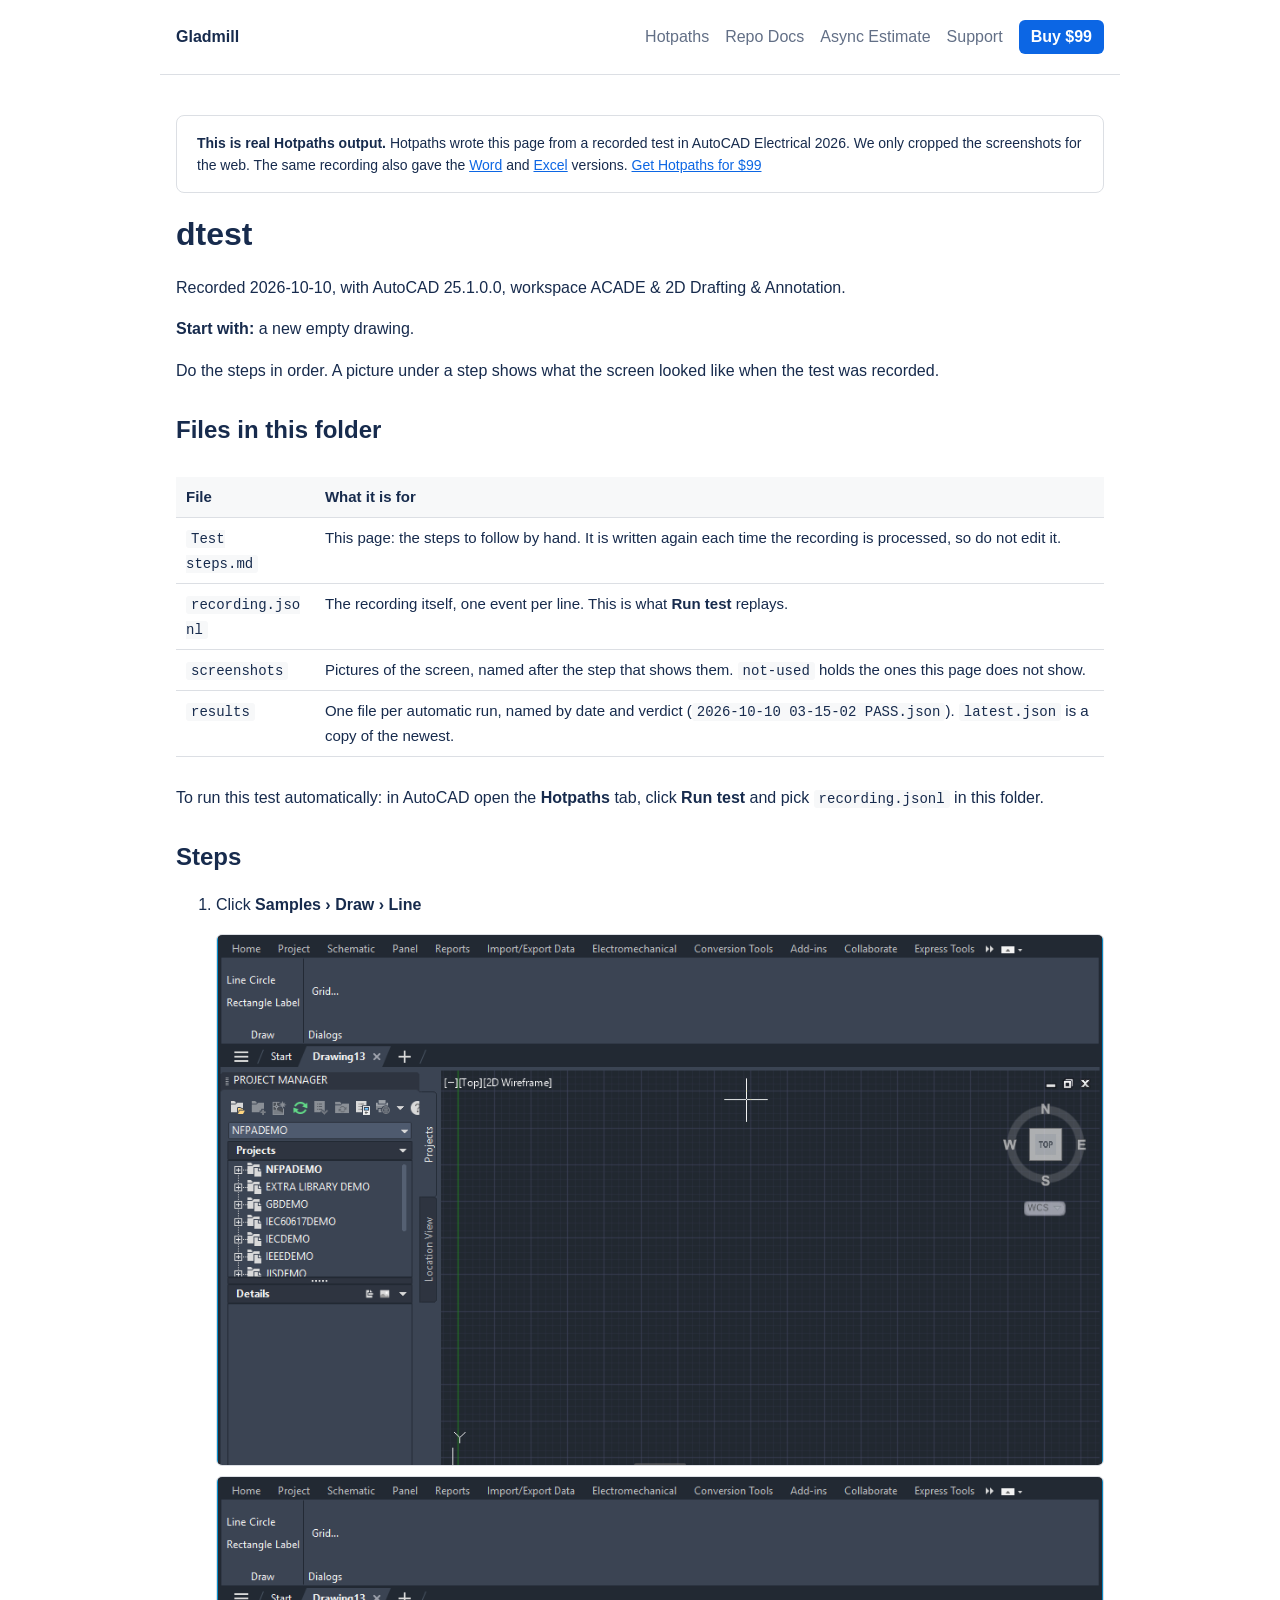
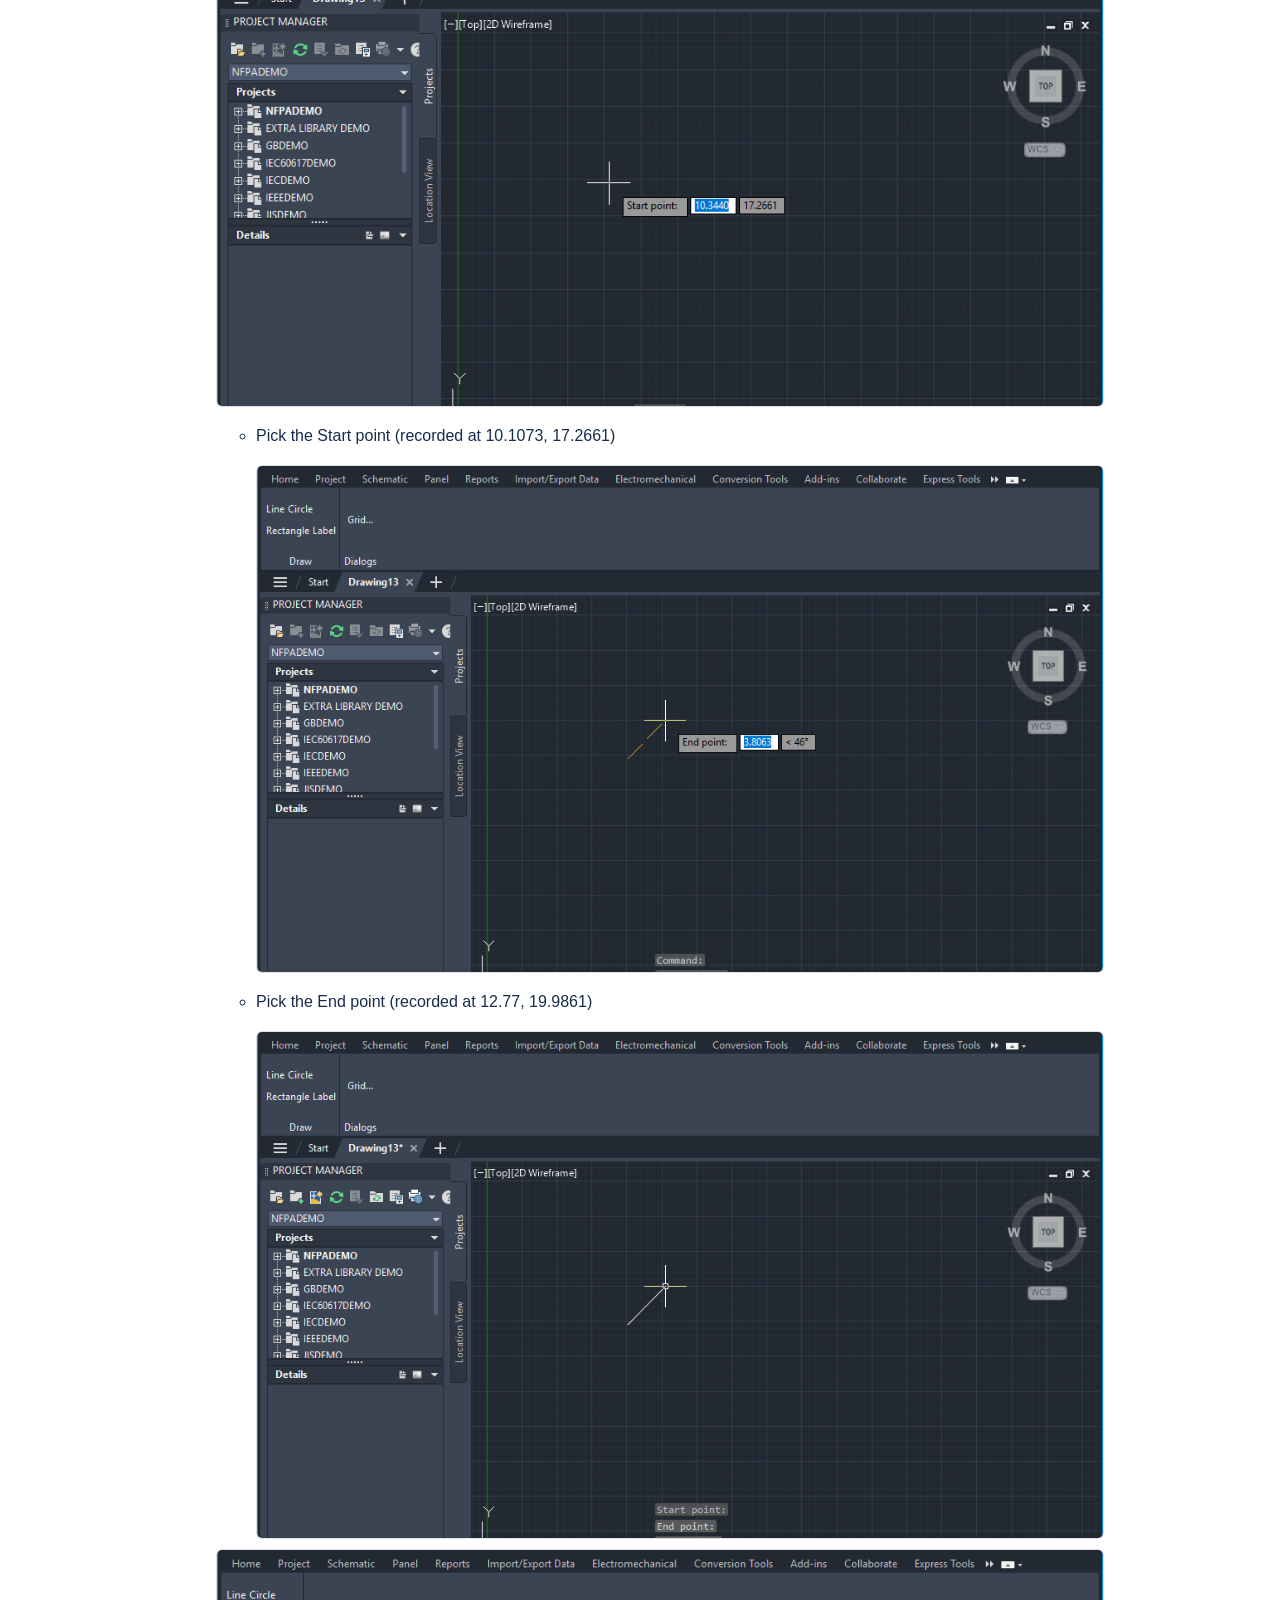
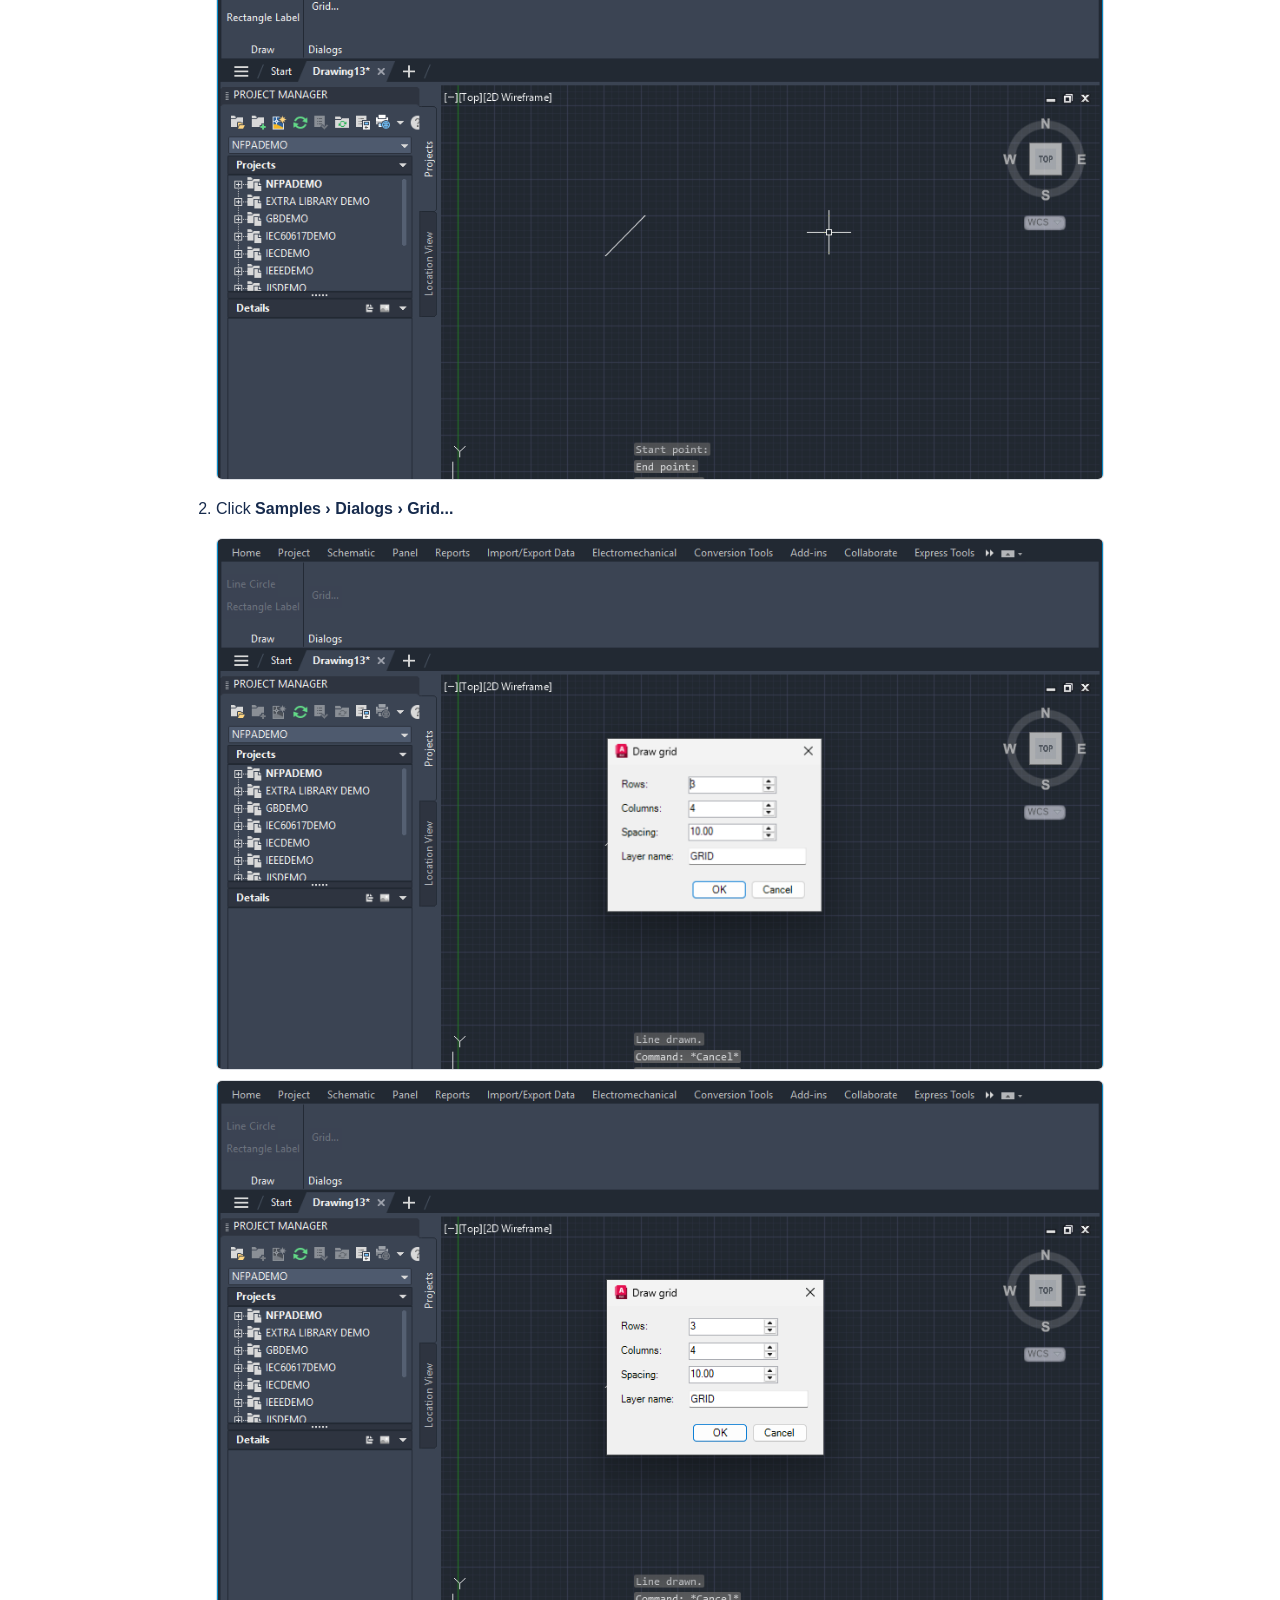
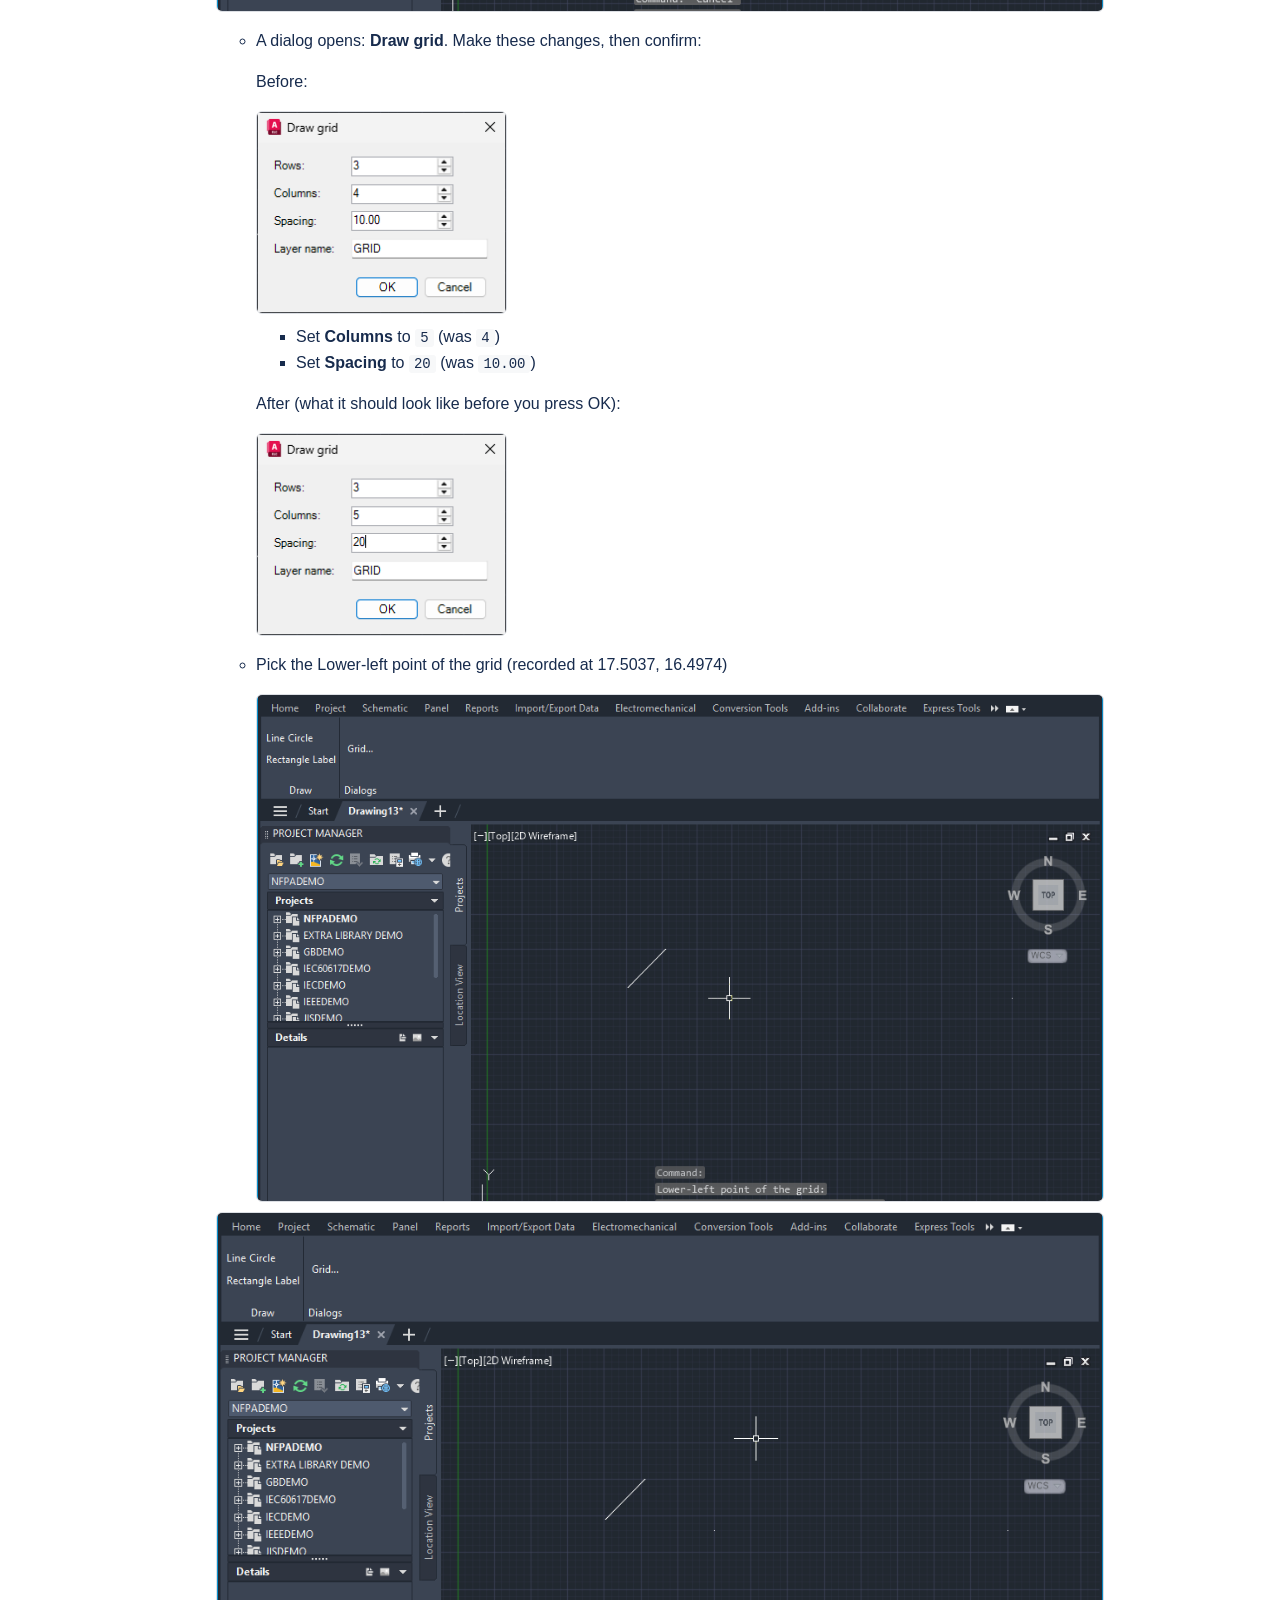
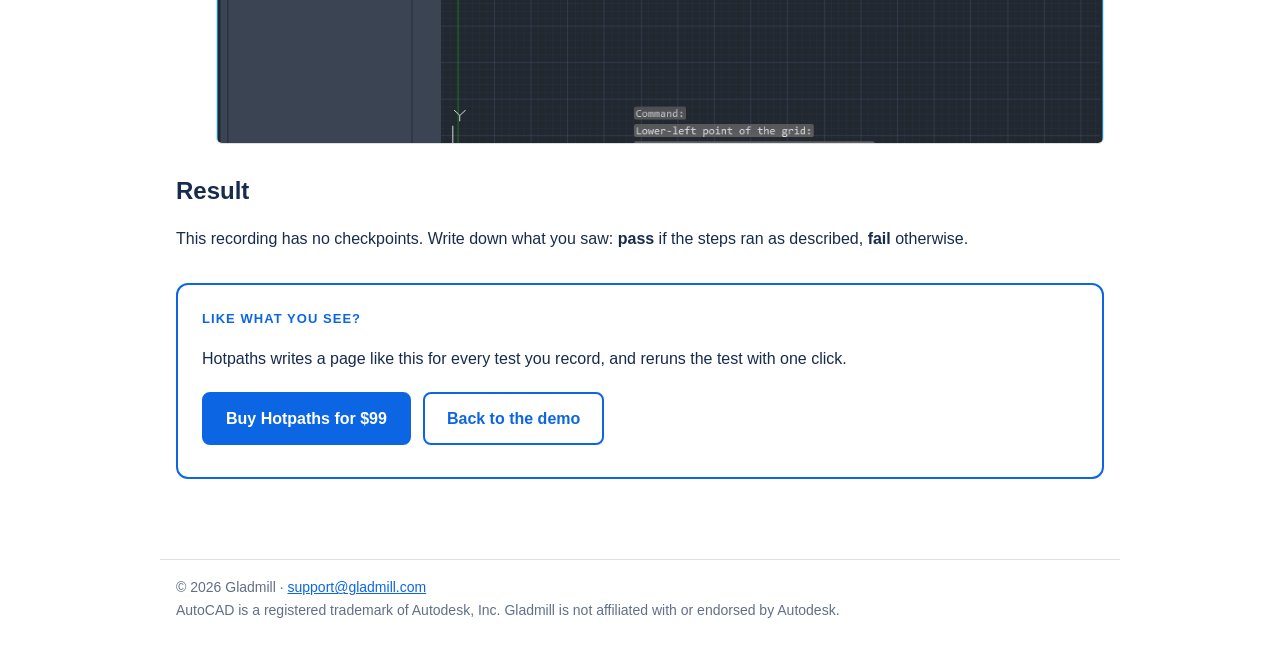
<file: hotpaths/sample/index.html>
<!doctype html>
<html lang="en"><head><meta charset="utf-8"><meta name="viewport" content="width=device-width, initial-scale=1"><title>Sample test script · Hotpaths · Gladmill</title>
<meta name="description" content="A real test script written by Hotpaths from a recorded AutoCAD test.">
<link rel="stylesheet" href="../../style.css"></head><body>
<header><a href="../../index.html">Gladmill</a><nav><a href="../../hotpaths/index.html">Hotpaths</a><a href="../../repo-docs/index.html">Repo Docs</a><a href="../../async-estimate/index.html">Async Estimate</a><a href="../../support.html">Support</a><a class="nav-buy" href="../../hotpaths/index.html#buy">Buy $99</a></nav></header>
<main>
<div class="card small"><strong>This is real Hotpaths output.</strong> Hotpaths wrote this page from a recorded test in AutoCAD Electrical 2026. We only cropped the screenshots for the web. The same recording also gave the <a href="Test%20steps.docx">Word</a> and <a href="Test%20steps.xlsx">Excel</a> versions. <a href="../../hotpaths/index.html#buy">Get Hotpaths for $99</a></div>

<h1>dtest</h1>
<p>Recorded 2026-10-10, with AutoCAD 25.1.0.0, workspace ACADE &amp; 2D Drafting &amp; Annotation.</p>
<p><strong>Start with:</strong> a new empty drawing.</p>
<p>Do the steps in order. A picture under a step shows what the screen looked like when the test was recorded.</p>

<h2>Files in this folder</h2>
<div class="table-scroll"><table class="compare">
<tr><th>File</th><th>What it is for</th></tr>
<tr><td><code>Test steps.md</code></td><td>This page: the steps to follow by hand. It is written again each time the recording is processed, so do not edit it.</td></tr>
<tr><td><code>recording.jsonl</code></td><td>The recording itself, one event per line. This is what <strong>Run test</strong> replays.</td></tr>
<tr><td><code>screenshots</code></td><td>Pictures of the screen, named after the step that shows them. <code>not-used</code> holds the ones this page does not show.</td></tr>
<tr><td><code>results</code></td><td>One file per automatic run, named by date and verdict (<code>2026-10-10 03-15-02 PASS.json</code>). <code>latest.json</code> is a copy of the newest.</td></tr>
</table></div>
<p>To run this test automatically: in AutoCAD open the <strong>Hotpaths</strong> tab, click <strong>Run test</strong> and pick <code>recording.jsonl</code> in this folder.</p>

<h2>Steps</h2>
<ol>
<li><p>Click <strong>Samples › Draw › Line</strong></p>
<img class="shot" src="screenshots/step-01-click.png" width="1020" height="610" alt="Click Samples › Draw › Line" loading="lazy">
<img class="shot" src="screenshots/step-01-command.png" width="1020" height="610" alt="Click Samples › Draw › Line" loading="lazy">
<ul>
<li><p>Pick the Start point (recorded at 10.1073, 17.2661)</p><img class="shot" src="screenshots/step-01-pick-1.png" width="1020" height="610" alt="Pick the Start point" loading="lazy"></li>
<li><p>Pick the End point (recorded at 12.77, 19.9861)</p><img class="shot" src="screenshots/step-01-pick-2.png" width="1020" height="610" alt="Pick the End point" loading="lazy"></li>
</ul>
<img class="shot" src="screenshots/step-01-end.png" width="1020" height="610" alt="Click Samples › Draw › Line" loading="lazy">
</li>
<li><p>Click <strong>Samples › Dialogs › Grid...</strong></p>
<img class="shot" src="screenshots/step-02-click.png" width="1020" height="610" alt="Click Samples › Dialogs › Grid..." loading="lazy">
<img class="shot" src="screenshots/step-02-command.png" width="1020" height="610" alt="Click Samples › Dialogs › Grid..." loading="lazy">
<ul>
<li><p>A dialog opens: <strong>Draw grid</strong>. Make these changes, then confirm:</p>
<p>Before:</p>
<img class="shot" src="screenshots/step-02-dialog-before.png" width="251" height="203" alt="Draw grid as it opens" loading="lazy">
<ul><li>Set <strong>Columns</strong> to <code>5</code> (was <code>4</code>)</li><li>Set <strong>Spacing</strong> to <code>20</code> (was <code>10.00</code>)</li></ul>
<p>After (what it should look like before you press OK):</p>
<img class="shot" src="screenshots/step-02-dialog-after.png" width="251" height="203" alt="Draw grid with the changes" loading="lazy"></li>
<li><p>Pick the Lower-left point of the grid (recorded at 17.5037, 16.4974)</p><img class="shot" src="screenshots/step-02-pick-1.png" width="1020" height="610" alt="Pick the Lower-left point of the grid" loading="lazy"></li>
</ul>
<img class="shot" src="screenshots/step-02-end.png" width="1020" height="610" alt="Click Samples › Dialogs › Grid..." loading="lazy">
</li>
</ol>

<h2>Result</h2>
<p>This recording has no checkpoints. Write down what you saw: <strong>pass</strong> if the steps ran as described, <strong>fail</strong> otherwise.</p>

<div class="buybox"><p class="eyebrow">Like what you see?</p><p>Hotpaths writes a page like this for every test you record, and reruns the test with one click.</p><div class="btns"><a class="btn" href="mailto:support@gladmill.com?subject=Buy%3A%20Hotpaths%20for%20AutoCAD&amp;body=Hi%20Gladmill%2C%0A%0AI%27d%20like%20to%20buy%20Hotpaths%20for%20AutoCAD%20%28%2499%20one-time%2C%20per%20user%29.%0A%0AName%3A%0ACompany%3A%0ANumber%20of%20users%3A%0AAutoCAD%20product%20and%20version%3A%0A%0AQuestions%3A%0A">Buy Hotpaths for $99</a><a class="btn ghost" href="../../hotpaths/index.html">Back to the demo</a></div></div>
</main>
<footer>© 2026 Gladmill · <a href="mailto:support@gladmill.com">support@gladmill.com</a><br>AutoCAD is a registered trademark of Autodesk, Inc. Gladmill is not affiliated with or endorsed by Autodesk.</footer>
</body></html>
</file>
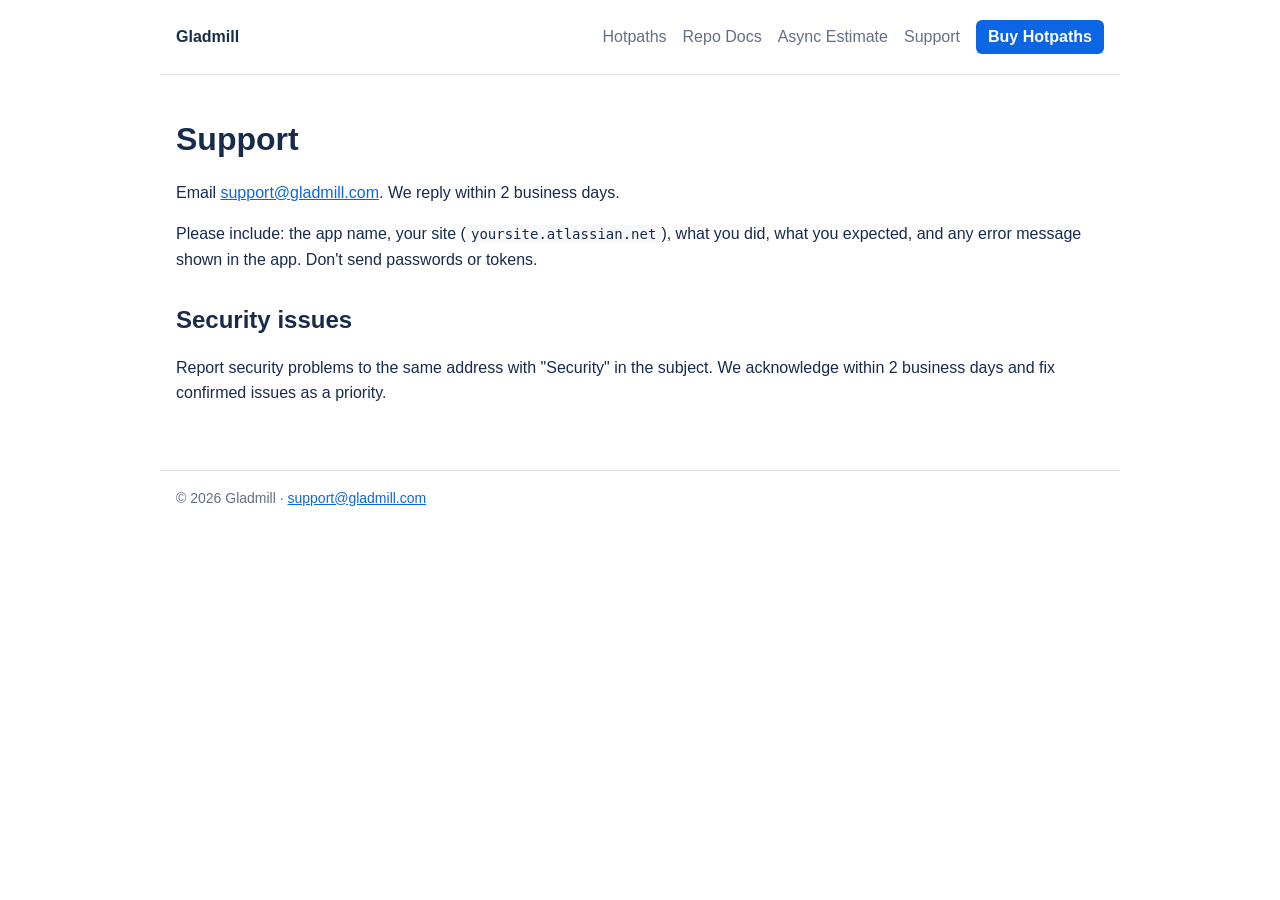
<file: support.html>
<!doctype html>
<html lang="en"><head><meta charset="utf-8"><meta name="viewport" content="width=device-width, initial-scale=1"><title>Support · Gladmill</title><link rel="stylesheet" href="style.css"></head><body>
<header><a href="index.html">Gladmill</a><nav><a href="hotpaths/index.html">Hotpaths</a><a href="repo-docs/index.html">Repo Docs</a><a href="async-estimate/index.html">Async Estimate</a><a href="support.html">Support</a><a class="nav-buy" href="hotpaths/index.html#buy">Buy Hotpaths</a></nav></header>
<main>
<h1>Support</h1>
<p>Email <a href="mailto:support@gladmill.com">support@gladmill.com</a>. We reply within 2 business days.</p>
<p>Please include: the app name, your site (<code>yoursite.atlassian.net</code>), what you did, what you expected, and any error message shown in the app. Don't send passwords or tokens.</p>
<h2>Security issues</h2>
<p>Report security problems to the same address with "Security" in the subject. We acknowledge within 2 business days and fix confirmed issues as a priority.</p>
</main>
<footer>© 2026 Gladmill · <a href="mailto:support@gladmill.com">support@gladmill.com</a></footer>
</body></html>
</file>
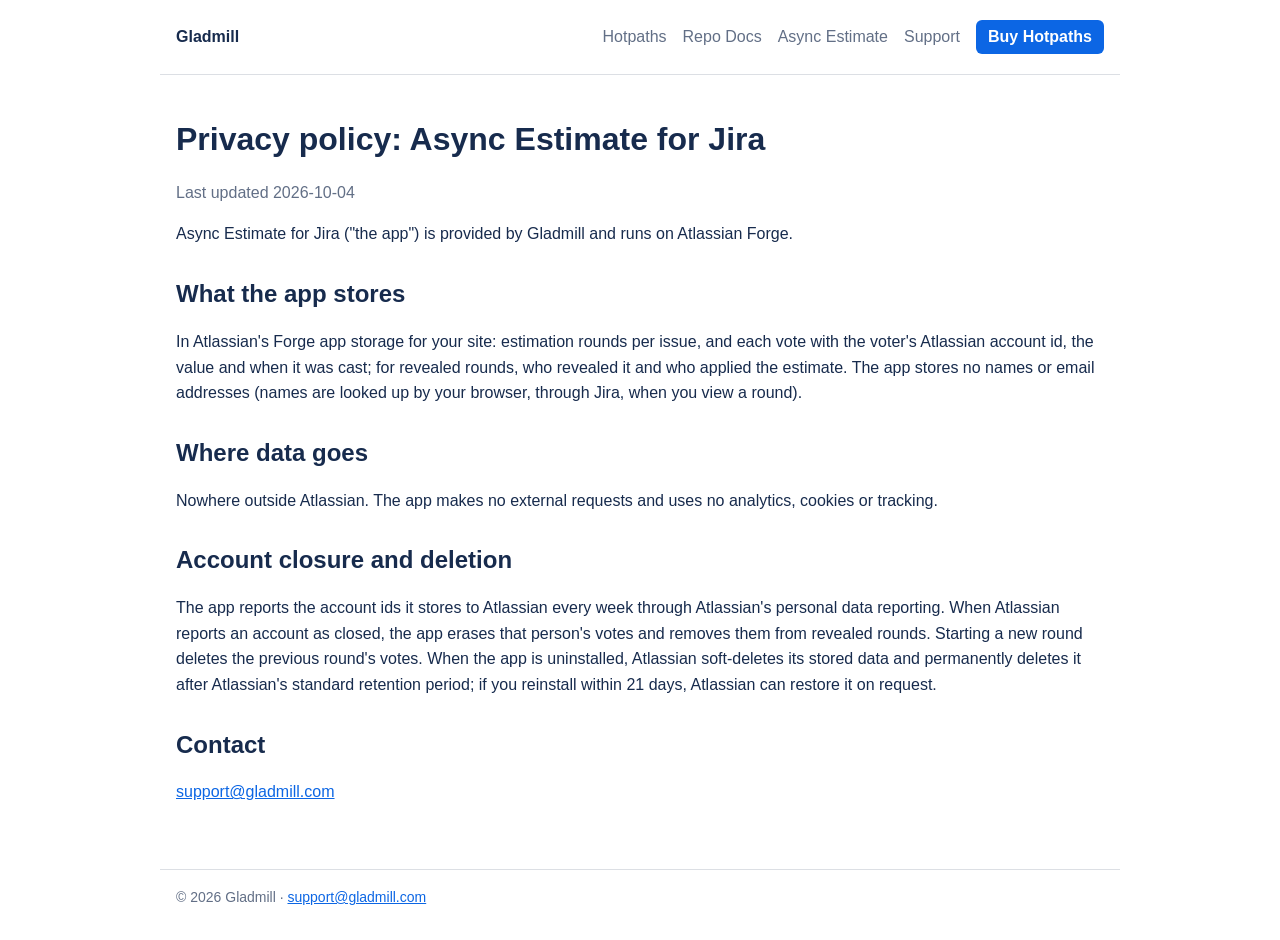
<file: async-estimate/privacy.html>
<!doctype html>
<html lang="en"><head><meta charset="utf-8"><meta name="viewport" content="width=device-width, initial-scale=1"><title>Async Estimate for Jira · Privacy</title><link rel="stylesheet" href="../style.css"></head><body>
<header><a href="../index.html">Gladmill</a><nav><a href="../hotpaths/index.html">Hotpaths</a><a href="../repo-docs/index.html">Repo Docs</a><a href="../async-estimate/index.html">Async Estimate</a><a href="../support.html">Support</a><a class="nav-buy" href="../hotpaths/index.html#buy">Buy Hotpaths</a></nav></header>
<main>
<h1>Privacy policy: Async Estimate for Jira</h1>
<p class="muted">Last updated 2026-10-04</p>
<p>Async Estimate for Jira ("the app") is provided by Gladmill and runs on Atlassian Forge.</p>
<h2>What the app stores</h2>
<p>In Atlassian's Forge app storage for your site: estimation rounds per issue, and each vote with the voter's Atlassian account id, the value and when it was cast; for revealed rounds, who revealed it and who applied the estimate. The app stores no names or email addresses (names are looked up by your browser, through Jira, when you view a round).</p>
<h2>Where data goes</h2>
<p>Nowhere outside Atlassian. The app makes no external requests and uses no analytics, cookies or tracking.</p>
<h2>Account closure and deletion</h2>
<p>The app reports the account ids it stores to Atlassian every week through Atlassian's personal data reporting. When Atlassian reports an account as closed, the app erases that person's votes and removes them from revealed rounds. Starting a new round deletes the previous round's votes. When the app is uninstalled, Atlassian soft-deletes its stored data and permanently deletes it after Atlassian's standard retention period; if you reinstall within 21 days, Atlassian can restore it on request.</p>
<h2>Contact</h2>
<p><a href="mailto:support@gladmill.com">support@gladmill.com</a></p>
</main>
<footer>© 2026 Gladmill · <a href="mailto:support@gladmill.com">support@gladmill.com</a></footer>
</body></html>
</file>
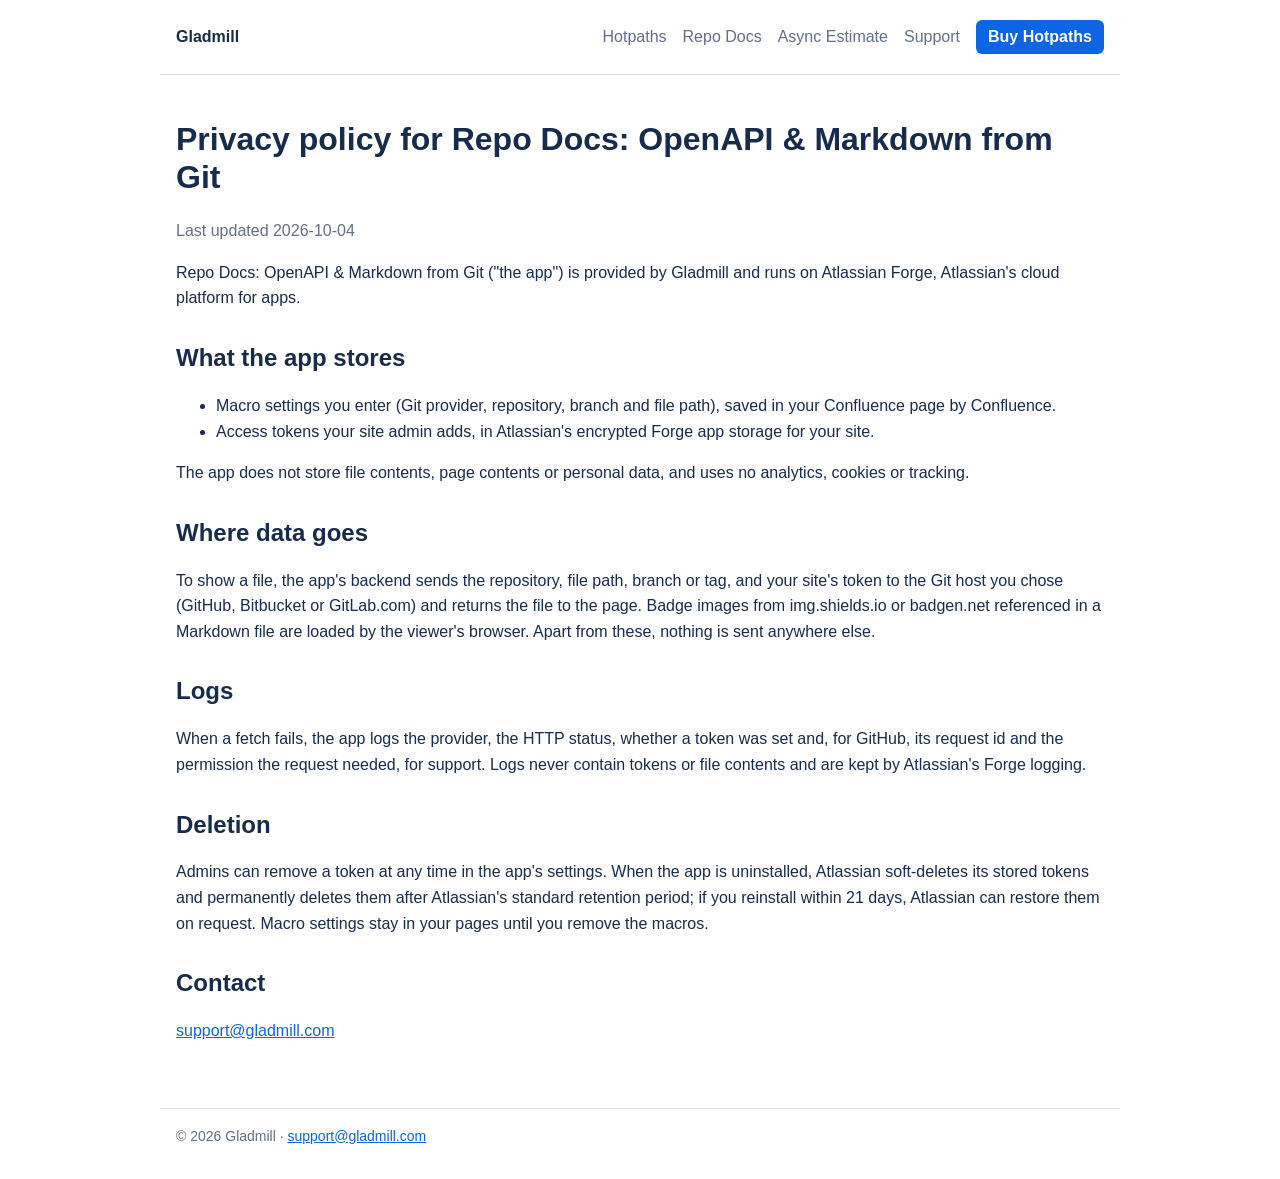
<file: repo-docs/privacy.html>
<!doctype html>
<html lang="en"><head><meta charset="utf-8"><meta name="viewport" content="width=device-width, initial-scale=1"><title>Repo Docs: OpenAPI &amp; Markdown from Git · Privacy</title><link rel="stylesheet" href="../style.css"></head><body>
<header><a href="../index.html">Gladmill</a><nav><a href="../hotpaths/index.html">Hotpaths</a><a href="../repo-docs/index.html">Repo Docs</a><a href="../async-estimate/index.html">Async Estimate</a><a href="../support.html">Support</a><a class="nav-buy" href="../hotpaths/index.html#buy">Buy Hotpaths</a></nav></header>
<main>
<h1>Privacy policy for Repo Docs: OpenAPI &amp; Markdown from Git</h1>
<p class="muted">Last updated 2026-10-04</p>
<p>Repo Docs: OpenAPI &amp; Markdown from Git ("the app") is provided by Gladmill and runs on Atlassian Forge, Atlassian's cloud platform for apps.</p>
<h2>What the app stores</h2>
<ul>
<li>Macro settings you enter (Git provider, repository, branch and file path), saved in your Confluence page by Confluence.</li>
<li>Access tokens your site admin adds, in Atlassian's encrypted Forge app storage for your site.</li>
</ul>
<p>The app does not store file contents, page contents or personal data, and uses no analytics, cookies or tracking.</p>
<h2>Where data goes</h2>
<p>To show a file, the app's backend sends the repository, file path, branch or tag, and your site's token to the Git host you chose (GitHub, Bitbucket or GitLab.com) and returns the file to the page. Badge images from img.shields.io or badgen.net referenced in a Markdown file are loaded by the viewer's browser. Apart from these, nothing is sent anywhere else.</p>
<h2>Logs</h2>
<p>When a fetch fails, the app logs the provider, the HTTP status, whether a token was set and, for GitHub, its request id and the permission the request needed, for support. Logs never contain tokens or file contents and are kept by Atlassian's Forge logging.</p>
<h2>Deletion</h2>
<p>Admins can remove a token at any time in the app's settings. When the app is uninstalled, Atlassian soft-deletes its stored tokens and permanently deletes them after Atlassian's standard retention period; if you reinstall within 21 days, Atlassian can restore them on request. Macro settings stay in your pages until you remove the macros.</p>
<h2>Contact</h2>
<p><a href="mailto:support@gladmill.com">support@gladmill.com</a></p>
</main>
<footer>© 2026 Gladmill · <a href="mailto:support@gladmill.com">support@gladmill.com</a></footer>
</body></html>
</file>
<file: style.css>
:root { --fg: #172b4d; --muted: #626f86; --bg: #ffffff; --accent: #0c66e4; --accent-fg: #ffffff; --line: #dcdfe4; --soft: #f7f8f9; --good: #1f845a; --hero: #f1f6ff; }
@media (prefers-color-scheme: dark) { :root { --fg: #dee4ea; --muted: #9fadbc; --bg: #1d2125; --accent: #579dff; --accent-fg: #1d2125; --line: #2c333a; --soft: #22272b; --good: #4bce97; --hero: #1c2b41; } }
* { box-sizing: border-box; }
body { margin: 0; overflow-wrap: break-word; background: var(--bg); color: var(--fg); font: 16px/1.6 -apple-system, BlinkMacSystemFont, "Segoe UI", Roboto, sans-serif; }
header, main, footer, .wrap { max-width: 960px; margin: 0 auto; padding: 0 16px; }
header { display: flex; flex-wrap: wrap; gap: 8px 16px; justify-content: space-between; align-items: center; padding-top: 20px; padding-bottom: 20px; border-bottom: 1px solid var(--line); }
header a { color: var(--fg); text-decoration: none; font-weight: 700; }
nav { display: flex; flex-wrap: wrap; align-items: center; gap: 4px 16px; }
nav a { font-weight: 400; color: var(--muted); }
nav a.nav-buy { color: var(--accent-fg); background: var(--accent); padding: 4px 12px; border-radius: 6px; font-weight: 600; }
main { padding-top: 24px; padding-bottom: 48px; }
h1 { font-size: 32px; line-height: 1.2; } h2 { margin-top: 32px; line-height: 1.25; }
a { color: var(--accent); }
img { max-width: 100%; height: auto; }
code { overflow-wrap: anywhere; background: var(--soft); padding: 1px 5px; border-radius: 3px; font-size: 14px; }
.card { border: 1px solid var(--line); border-radius: 8px; padding: 16px 20px; margin: 16px 0; }
.muted { color: var(--muted); }
.small { font-size: 14px; }
footer { border-top: 1px solid var(--line); padding-top: 16px; padding-bottom: 32px; color: var(--muted); font-size: 14px; }

.btn { display: inline-block; background: var(--accent); color: var(--accent-fg); text-decoration: none; font-weight: 700; padding: 12px 22px; border-radius: 8px; border: 2px solid var(--accent); }
.btn:hover { filter: brightness(1.08); }
.btn.ghost { background: transparent; color: var(--accent); }
.btns { display: flex; flex-wrap: wrap; gap: 12px; margin: 20px 0 8px; }

.hero { background: var(--hero); border-radius: 12px; padding: 32px 24px; margin: 8px 0 24px; }
.hero h1 { font-size: 38px; margin: 0 0 12px; }
.hero p.lead { font-size: 19px; margin: 0; max-width: 680px; }
.eyebrow { text-transform: uppercase; letter-spacing: .08em; font-size: 13px; font-weight: 700; color: var(--accent); margin: 0 0 8px; }

.facts { display: grid; grid-template-columns: repeat(auto-fit, minmax(200px, 1fr)); gap: 12px; margin: 24px 0; padding: 0; list-style: none; }
.facts li { background: var(--soft); border-radius: 8px; padding: 12px 14px; font-size: 15px; }
.facts strong { display: block; font-size: 16px; }

.grid { display: grid; grid-template-columns: repeat(auto-fit, minmax(260px, 1fr)); gap: 16px; }
.product { border: 1px solid var(--line); border-radius: 10px; padding: 20px; display: flex; flex-direction: column; }
.product h3 { margin: 0 0 6px; font-size: 20px; }
.product p { margin: 0 0 12px; }
.product .price { font-size: 15px; color: var(--muted); margin-top: auto; padding-top: 8px; }
.product .price strong { font-size: 24px; color: var(--fg); }
.product .btns { margin: 12px 0 0; }
.product.featured { border: 2px solid var(--accent); }
.tag { display: inline-block; font-size: 12px; font-weight: 700; color: var(--accent); border: 1px solid var(--accent); border-radius: 99px; padding: 0 8px; margin-bottom: 8px; }

.steps { counter-reset: step; list-style: none; padding: 0; }
.steps > li { counter-increment: step; position: relative; padding-left: 44px; margin: 0 0 28px; }
.steps > li::before { content: counter(step); position: absolute; left: 0; top: 0; width: 30px; height: 30px; border-radius: 50%; background: var(--accent); color: var(--accent-fg); font-weight: 700; text-align: center; line-height: 30px; }
.steps h3 { margin: 0 0 6px; }
.shot { border: 1px solid var(--line); border-radius: 6px; display: block; margin: 10px 0; }
.pair { display: flex; flex-wrap: wrap; gap: 16px; align-items: flex-start; }
.pair figure { margin: 0; }
figcaption { font-size: 14px; color: var(--muted); }

.compare { width: 100%; border-collapse: collapse; margin: 12px 0; font-size: 15px; }
.compare th, .compare td { text-align: left; border-bottom: 1px solid var(--line); padding: 8px 10px; vertical-align: top; }
.compare th { background: var(--soft); }
.table-scroll { overflow-x: auto; }

.buybox { border: 2px solid var(--accent); border-radius: 12px; padding: 24px; margin: 32px 0; }
.buybox .amount { font-size: 44px; font-weight: 800; line-height: 1; }
.buybox ul { padding-left: 20px; }
.check { list-style: none; padding-left: 0; }
.check li { padding-left: 26px; position: relative; margin: 4px 0; }
.check li::before { content: "✓"; position: absolute; left: 0; color: var(--good); font-weight: 800; }

details { border-bottom: 1px solid var(--line); padding: 12px 0; }
summary { cursor: pointer; font-weight: 600; }
details p { margin: 8px 0 0; }

.stickybuy { position: sticky; bottom: 0; background: var(--bg); border-top: 1px solid var(--line); padding: 10px 16px; display: flex; gap: 12px; align-items: center; justify-content: center; flex-wrap: wrap; z-index: 5; }
.stickybuy .btn { padding: 8px 18px; }

@media (max-width: 560px) { .hero { padding: 24px 16px; } .hero h1 { font-size: 30px; } .buybox .amount { font-size: 36px; } }
</file>
